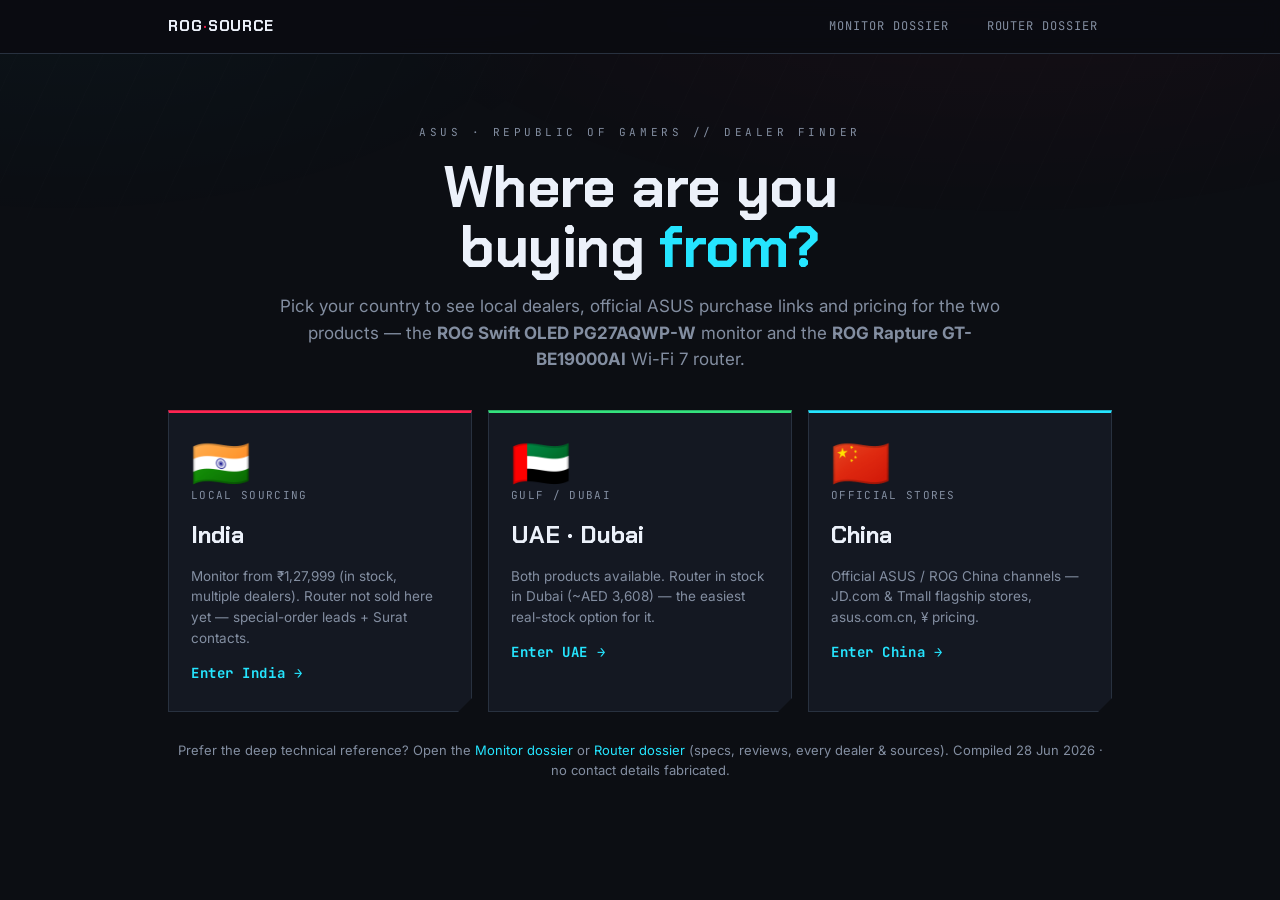
<file: index.html>
<!DOCTYPE html>
<html lang="en">
<head>
<meta charset="UTF-8" />
<meta name="viewport" content="width=device-width, initial-scale=1.0" />
<title>ROG·SOURCE — Choose your country (India / UAE / China)</title>
<meta name="description" content="Pick your country to see ASUS ROG dealers, official purchase links and pricing for the PG27AQWP-W monitor and GT-BE19000AI Wi-Fi 7 router." />
<link rel="stylesheet" href="styles.css" />
</head>
<body>

<div class="topbar">
  <div class="wrap">
    <span class="brand">ROG<span>·</span>SOURCE</span>
    <a class="tab" href="monitor.html">Monitor dossier</a>
    <a class="tab" href="router.html">Router dossier</a>
  </div>
</div>

<header class="cp-hero">
  <div class="wrap">
    <span class="eyebrow">ASUS · Republic of Gamers // dealer finder</span>
    <h1>Where are you buying <span class="slash">from?</span></h1>
    <p class="sub">Pick your country to see local dealers, official ASUS purchase links and pricing for the two products — the <strong>ROG Swift OLED PG27AQWP-W</strong> monitor and the <strong>ROG Rapture GT-BE19000AI</strong> Wi-Fi 7 router.</p>

    <div class="cp-grid">
      <a class="cp-card india" href="india.html">
        <div class="flag">🇮🇳</div>
        <div class="ctag">Local sourcing</div>
        <div class="cname">India</div>
        <div class="csub">Monitor from ₹1,27,999 (in stock, multiple dealers). Router not sold here yet — special-order leads + Surat contacts.</div>
        <div class="enter">Enter India →</div>
      </a>

      <a class="cp-card uae" href="uae.html">
        <div class="flag">🇦🇪</div>
        <div class="ctag">Gulf / Dubai</div>
        <div class="cname">UAE · Dubai</div>
        <div class="csub">Both products available. Router in stock in Dubai (~AED 3,608) — the easiest real-stock option for it.</div>
        <div class="enter">Enter UAE →</div>
      </a>

      <a class="cp-card china" href="china.html">
        <div class="flag">🇨🇳</div>
        <div class="ctag">Official stores</div>
        <div class="cname">China</div>
        <div class="csub">Official ASUS / ROG China channels — JD.com &amp; Tmall flagship stores, asus.com.cn, ¥ pricing.</div>
        <div class="enter">Enter China →</div>
      </a>
    </div>

    <p class="cp-foot">Prefer the deep technical reference? Open the <a href="monitor.html">Monitor dossier</a> or <a href="router.html">Router dossier</a> (specs, reviews, every dealer &amp; sources). Compiled 28 Jun 2026 · no contact details fabricated.</p>
  </div>
</header>

</body>
</html>
</file>
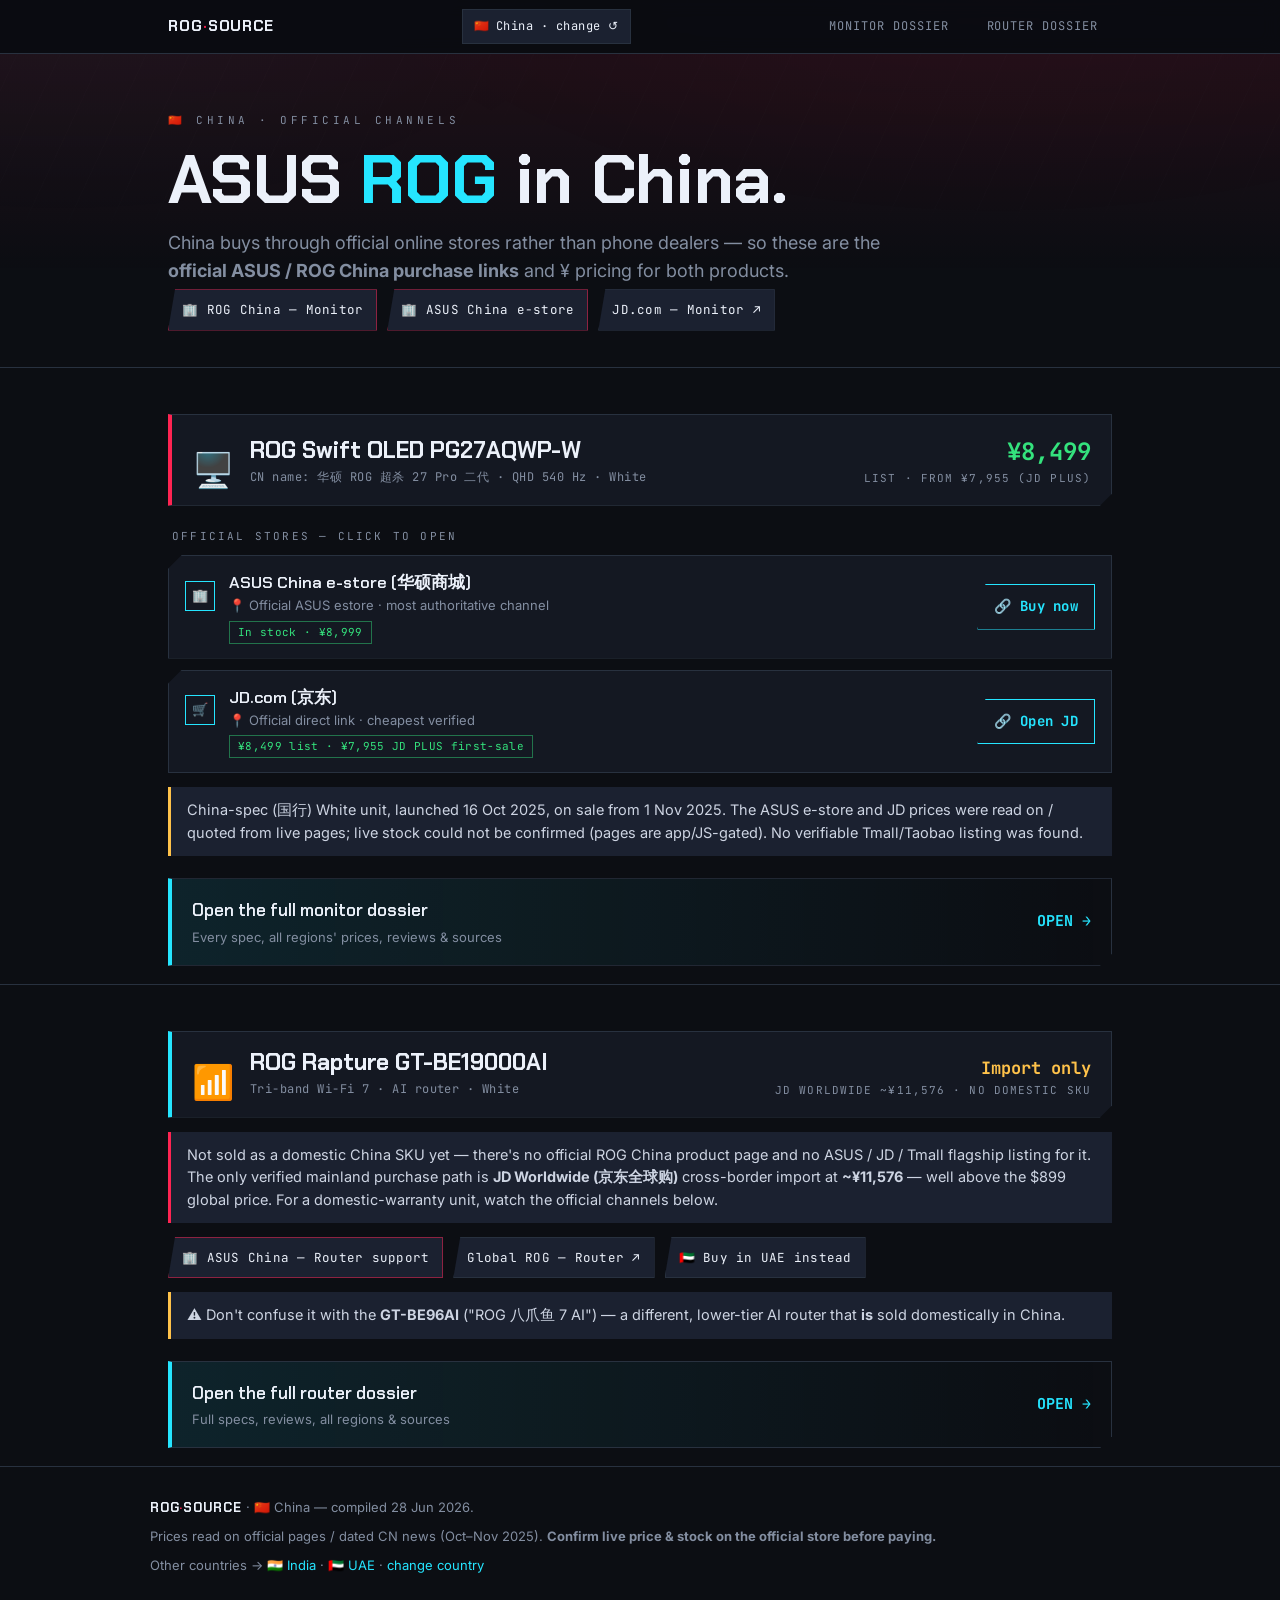
<file: china.html>
<!DOCTYPE html>
<html lang="en">
<head>
<meta charset="UTF-8" />
<meta name="viewport" content="width=device-width, initial-scale=1.0" />
<title>China — ASUS ROG Official Stores, Links & Pricing</title>
<meta name="description" content="ASUS ROG in China for the PG27AQWP-W monitor and GT-BE19000AI router — official ROG China / ASUS e-store / JD.com purchase links and ¥ pricing." />
<link rel="stylesheet" href="styles.css" />
</head>
<body>

<div class="topbar">
  <div class="wrap">
    <span class="brand">ROG<span>·</span>SOURCE</span>
    <a class="country" href="index.html"><span class="fl">🇨🇳</span>China · change ↺</a>
    <a class="tab" href="monitor.html">Monitor dossier</a>
    <a class="tab" href="router.html">Router dossier</a>
  </div>
</div>

<header class="lp-hero">
  <div class="wrap">
    <span class="eyebrow">🇨🇳 China · official channels</span>
    <h1>ASUS <span class="slash">ROG</span> in China.</h1>
    <p class="sub">China buys through official online stores rather than phone dealers — so these are the <strong>official ASUS / ROG China purchase links</strong> and ¥ pricing for both products.</p>
    <div class="lp-links">
      <a class="lp-linkbtn official" href="https://rog.asus.com.cn/monitors/27-to-31-5-inches/rog-swift-oled-pg27aqwp-w/" target="_blank" rel="noopener">🏢 ROG China — Monitor</a>
      <a class="lp-linkbtn official" href="https://www.asus.com.cn/store/goods/detail?productId=42261211744951" target="_blank" rel="noopener">🏢 ASUS China e-store</a>
      <a class="lp-linkbtn" href="https://u.jd.com/pO4mcwV" target="_blank" rel="noopener">JD.com — Monitor ↗</a>
    </div>
  </div>
</header>

<main>

  <!-- MONITOR -->
  <section class="lp-prod" id="monitor">
    <div class="wrap">
      <div class="lp-phead">
        <div class="ico">🖥️</div>
        <div class="who">
          <div class="nm">ROG Swift OLED PG27AQWP-W</div>
          <div class="ds">CN name: 华硕 ROG 超杀 27 Pro 二代 · QHD 540 Hz · White</div>
        </div>
        <div class="readout">
          <div class="big">¥8,499</div>
          <div class="lbl">list · from ¥7,955 (JD PLUS)</div>
        </div>
      </div>

      <div class="lp-listlabel">Official stores — click to open</div>

      <div class="lp-tag">
        <div class="lp-rank lead">🏢</div>
        <div class="lp-who">
          <div class="n">ASUS China e-store (华硕商城)</div>
          <div class="l">📍 Official ASUS estore · most authoritative channel</div>
          <span class="s ok">In stock · ¥8,999</span>
        </div>
        <a class="lp-call ghost" href="https://www.asus.com.cn/store/goods/detail?productId=42261211744951" target="_blank" rel="noopener">🔗 Buy now</a>
      </div>

      <div class="lp-tag">
        <div class="lp-rank lead">🛒</div>
        <div class="lp-who">
          <div class="n">JD.com (京东)</div>
          <div class="l">📍 Official direct link · cheapest verified</div>
          <span class="s ok">¥8,499 list · ¥7,955 JD PLUS first-sale</span>
        </div>
        <a class="lp-call ghost" href="https://u.jd.com/pO4mcwV" target="_blank" rel="noopener">🔗 Open JD</a>
      </div>

      <div class="note">China-spec (国行) White unit, launched 16 Oct 2025, on sale from 1 Nov 2025. The ASUS e-store and JD prices were read on / quoted from live pages; live stock could not be confirmed (pages are app/JS-gated). No verifiable Tmall/Taobao listing was found.</div>

      <a class="lp-dossier" href="monitor.html">
        <div class="t">Open the full monitor dossier
          <small>Every spec, all regions' prices, reviews &amp; sources</small></div>
        <div class="go">OPEN →</div>
      </a>
    </div>
  </section>

  <!-- ROUTER -->
  <section class="lp-prod" id="router">
    <div class="wrap">
      <div class="lp-phead router">
        <div class="ico">📶</div>
        <div class="who">
          <div class="nm">ROG Rapture GT-BE19000AI</div>
          <div class="ds">Tri-band Wi-Fi 7 · AI router · White</div>
        </div>
        <div class="readout">
          <div class="big warn">Import only</div>
          <div class="lbl">JD Worldwide ~¥11,576 · no domestic SKU</div>
        </div>
      </div>

      <div class="note bad">Not sold as a domestic China SKU yet — there's no official ROG China product page and no ASUS / JD / Tmall flagship listing for it. The only verified mainland purchase path is <b>JD Worldwide (京东全球购)</b> cross-border import at <b>~¥11,576</b> — well above the $899 global price. For a domestic-warranty unit, watch the official channels below.</div>

      <div class="lp-links">
        <a class="lp-linkbtn official" href="https://www.asus.com.cn/support/faq/1056064/" target="_blank" rel="noopener">🏢 ASUS China — Router support</a>
        <a class="lp-linkbtn" href="https://rog.asus.com/networking/rog-rapture-gt-be19000ai/" target="_blank" rel="noopener">Global ROG — Router ↗</a>
        <a class="lp-linkbtn" href="uae.html">🇦🇪 Buy in UAE instead</a>
      </div>

      <div class="note">⚠ Don't confuse it with the <b>GT-BE96AI</b> ("ROG 八爪鱼 7 AI") — a different, lower-tier AI router that <b>is</b> sold domestically in China.</div>

      <a class="lp-dossier" href="router.html">
        <div class="t">Open the full router dossier
          <small>Full specs, reviews, all regions &amp; sources</small></div>
        <div class="go">OPEN →</div>
      </a>
    </div>
  </section>

  <div class="wrap lp-foot">
    <p><span class="mark">ROG<span>·</span>SOURCE</span> · 🇨🇳 China — compiled 28 Jun 2026.</p>
    <p style="margin-top:8px">Prices read on official pages / dated CN news (Oct–Nov 2025). <strong>Confirm live price &amp; stock on the official store before paying.</strong></p>
    <p style="margin-top:8px">Other countries → <a href="india.html">🇮🇳 India</a> · <a href="uae.html">🇦🇪 UAE</a> · <a href="index.html">change country</a></p>
  </div>

</main>
</body>
</html>
</file>
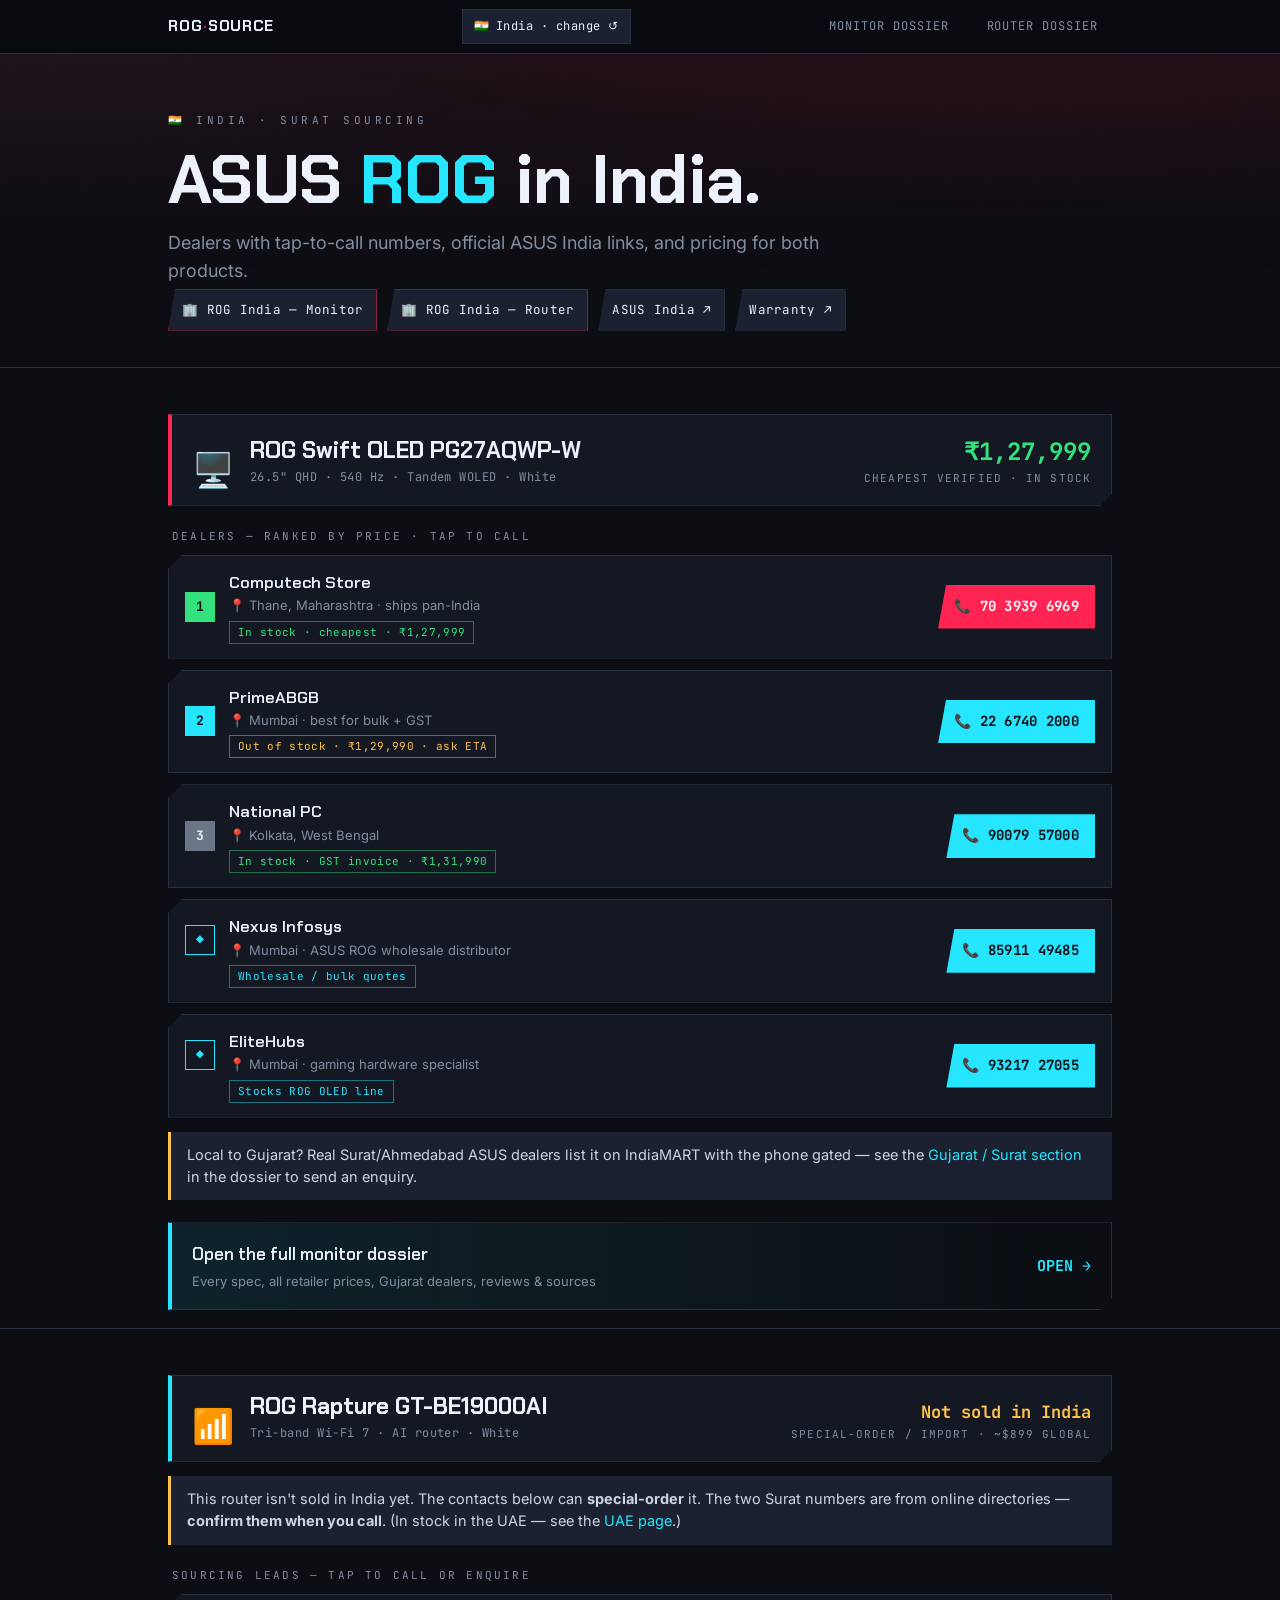
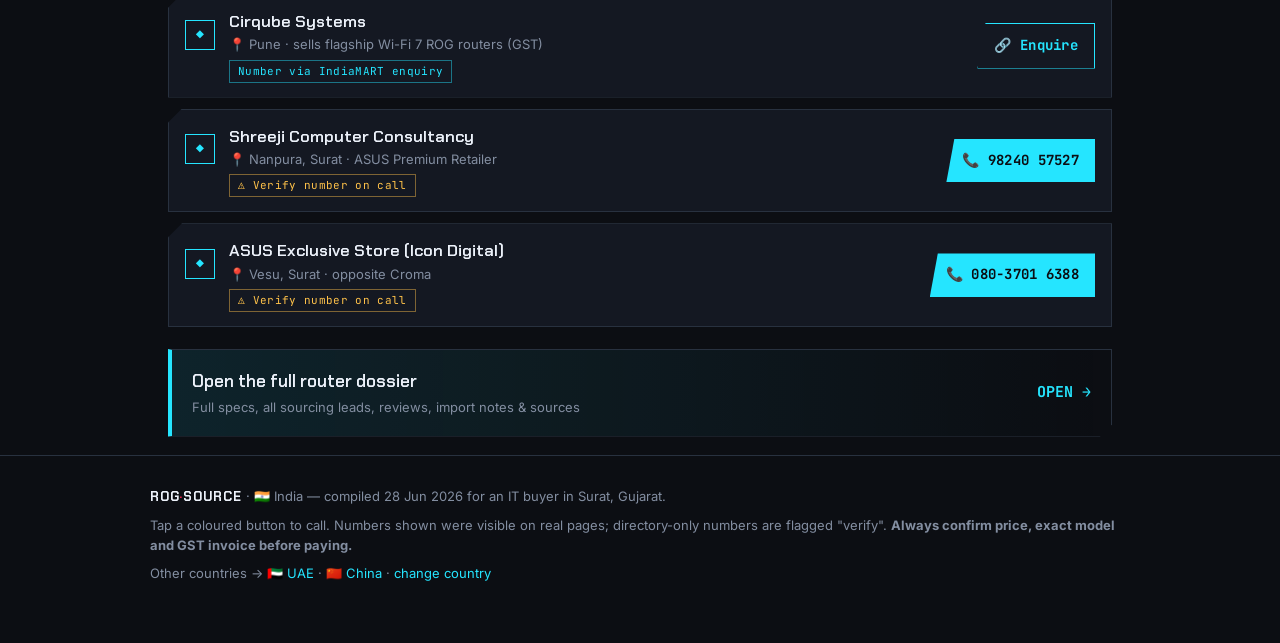
<file: india.html>
<!DOCTYPE html>
<html lang="en">
<head>
<meta charset="UTF-8" />
<meta name="viewport" content="width=device-width, initial-scale=1.0" />
<title>India — ASUS ROG Dealers, Official Links & Pricing</title>
<meta name="description" content="ASUS ROG dealers in India for the PG27AQWP-W monitor and GT-BE19000AI router — tap-to-call numbers, official ASUS India links and pricing." />
<link rel="stylesheet" href="styles.css" />
</head>
<body>

<div class="topbar">
  <div class="wrap">
    <span class="brand">ROG<span>·</span>SOURCE</span>
    <a class="country" href="index.html"><span class="fl">🇮🇳</span>India · change ↺</a>
    <a class="tab" href="monitor.html">Monitor dossier</a>
    <a class="tab" href="router.html">Router dossier</a>
  </div>
</div>

<header class="lp-hero">
  <div class="wrap">
    <span class="eyebrow">🇮🇳 India · Surat sourcing</span>
    <h1>ASUS <span class="slash">ROG</span> in India.</h1>
    <p class="sub">Dealers with tap-to-call numbers, official ASUS India links, and pricing for both products.</p>
    <div class="lp-links">
      <a class="lp-linkbtn official" href="https://rog.asus.com/in/monitors/27-to-31-5-inches/rog-swift-oled-pg27aqwp-w/" target="_blank" rel="noopener">🏢 ROG India — Monitor</a>
      <a class="lp-linkbtn official" href="https://rog.asus.com/in/articles/networking/meet-the-first-ai-gaming-router-the-rog-rapture-gt-be19000ai/" target="_blank" rel="noopener">🏢 ROG India — Router</a>
      <a class="lp-linkbtn" href="https://www.asus.com/in/" target="_blank" rel="noopener">ASUS India ↗</a>
      <a class="lp-linkbtn" href="https://www.asus.com/in/support/warranty/" target="_blank" rel="noopener">Warranty ↗</a>
    </div>
  </div>
</header>

<main>

  <!-- MONITOR -->
  <section class="lp-prod" id="monitor">
    <div class="wrap">
      <div class="lp-phead">
        <div class="ico">🖥️</div>
        <div class="who">
          <div class="nm">ROG Swift OLED PG27AQWP-W</div>
          <div class="ds">26.5" QHD · 540 Hz · Tandem WOLED · White</div>
        </div>
        <div class="readout">
          <div class="big">₹1,27,999</div>
          <div class="lbl">cheapest verified · in stock</div>
        </div>
      </div>

      <div class="lp-listlabel">Dealers — ranked by price · tap to call</div>

      <div class="lp-tag">
        <div class="lp-rank">1</div>
        <div class="lp-who">
          <div class="n">Computech Store</div>
          <div class="l">📍 Thane, Maharashtra · ships pan-India</div>
          <span class="s ok">In stock · cheapest · ₹1,27,999</span>
        </div>
        <a class="lp-call" href="tel:+917039396969">📞 70 3939 6969</a>
      </div>

      <div class="lp-tag">
        <div class="lp-rank r2">2</div>
        <div class="lp-who">
          <div class="n">PrimeABGB</div>
          <div class="l">📍 Mumbai · best for bulk + GST</div>
          <span class="s warn">Out of stock · ₹1,29,990 · ask ETA</span>
        </div>
        <a class="lp-call alt" href="tel:+912267402000">📞 22 6740 2000</a>
      </div>

      <div class="lp-tag">
        <div class="lp-rank r3">3</div>
        <div class="lp-who">
          <div class="n">National PC</div>
          <div class="l">📍 Kolkata, West Bengal</div>
          <span class="s ok">In stock · GST invoice · ₹1,31,990</span>
        </div>
        <a class="lp-call alt" href="tel:+919007957000">📞 90079 57000</a>
      </div>

      <div class="lp-tag">
        <div class="lp-rank lead">◆</div>
        <div class="lp-who">
          <div class="n">Nexus Infosys</div>
          <div class="l">📍 Mumbai · ASUS ROG wholesale distributor</div>
          <span class="s blue">Wholesale / bulk quotes</span>
        </div>
        <a class="lp-call alt" href="tel:+918591149485">📞 85911 49485</a>
      </div>

      <div class="lp-tag">
        <div class="lp-rank lead">◆</div>
        <div class="lp-who">
          <div class="n">EliteHubs</div>
          <div class="l">📍 Mumbai · gaming hardware specialist</div>
          <span class="s blue">Stocks ROG OLED line</span>
        </div>
        <a class="lp-call alt" href="tel:+919321727055">📞 93217 27055</a>
      </div>

      <div class="note">Local to Gujarat? Real Surat/Ahmedabad ASUS dealers list it on IndiaMART with the phone gated — see the <a href="monitor.html#gujarat">Gujarat / Surat section</a> in the dossier to send an enquiry.</div>

      <a class="lp-dossier" href="monitor.html">
        <div class="t">Open the full monitor dossier
          <small>Every spec, all retailer prices, Gujarat dealers, reviews &amp; sources</small></div>
        <div class="go">OPEN →</div>
      </a>
    </div>
  </section>

  <!-- ROUTER -->
  <section class="lp-prod" id="router">
    <div class="wrap">
      <div class="lp-phead router">
        <div class="ico">📶</div>
        <div class="who">
          <div class="nm">ROG Rapture GT-BE19000AI</div>
          <div class="ds">Tri-band Wi-Fi 7 · AI router · White</div>
        </div>
        <div class="readout">
          <div class="big warn">Not sold in India</div>
          <div class="lbl">special-order / import · ~$899 global</div>
        </div>
      </div>

      <div class="note">This router isn't sold in India yet. The contacts below can <b>special-order</b> it. The two Surat numbers are from online directories — <b>confirm them when you call</b>. (In stock in the UAE — see the <a href="uae.html">UAE page</a>.)</div>

      <div class="lp-listlabel">Sourcing leads — tap to call or enquire</div>

      <div class="lp-tag">
        <div class="lp-rank lead">◆</div>
        <div class="lp-who">
          <div class="n">Cirqube Systems</div>
          <div class="l">📍 Pune · sells flagship Wi-Fi 7 ROG routers (GST)</div>
          <span class="s blue">Number via IndiaMART enquiry</span>
        </div>
        <a class="lp-call ghost" href="https://www.indiamart.com/proddetail/asus-rog-rapture-gt-be98-pro-wireless-quad-band-multi-gig-gaming-router-2857910238491.html" target="_blank" rel="noopener">🔗 Enquire</a>
      </div>

      <div class="lp-tag">
        <div class="lp-rank lead">◆</div>
        <div class="lp-who">
          <div class="n">Shreeji Computer Consultancy</div>
          <div class="l">📍 Nanpura, Surat · ASUS Premium Retailer</div>
          <span class="s warn">⚠ Verify number on call</span>
        </div>
        <a class="lp-call alt" href="tel:+919824057527">📞 98240 57527</a>
      </div>

      <div class="lp-tag">
        <div class="lp-rank lead">◆</div>
        <div class="lp-who">
          <div class="n">ASUS Exclusive Store (Icon Digital)</div>
          <div class="l">📍 Vesu, Surat · opposite Croma</div>
          <span class="s warn">⚠ Verify number on call</span>
        </div>
        <a class="lp-call alt" href="tel:+918037016388">📞 080-3701 6388</a>
      </div>

      <a class="lp-dossier" href="router.html">
        <div class="t">Open the full router dossier
          <small>Full specs, all sourcing leads, reviews, import notes &amp; sources</small></div>
        <div class="go">OPEN →</div>
      </a>
    </div>
  </section>

  <div class="wrap lp-foot">
    <p><span class="mark">ROG<span>·</span>SOURCE</span> · 🇮🇳 India — compiled 28 Jun 2026 for an IT buyer in Surat, Gujarat.</p>
    <p style="margin-top:8px">Tap a coloured button to call. Numbers shown were visible on real pages; directory-only numbers are flagged "verify". <strong>Always confirm price, exact model and GST invoice before paying.</strong></p>
    <p style="margin-top:8px">Other countries → <a href="uae.html">🇦🇪 UAE</a> · <a href="china.html">🇨🇳 China</a> · <a href="index.html">change country</a></p>
  </div>

</main>
</body>
</html>
</file>
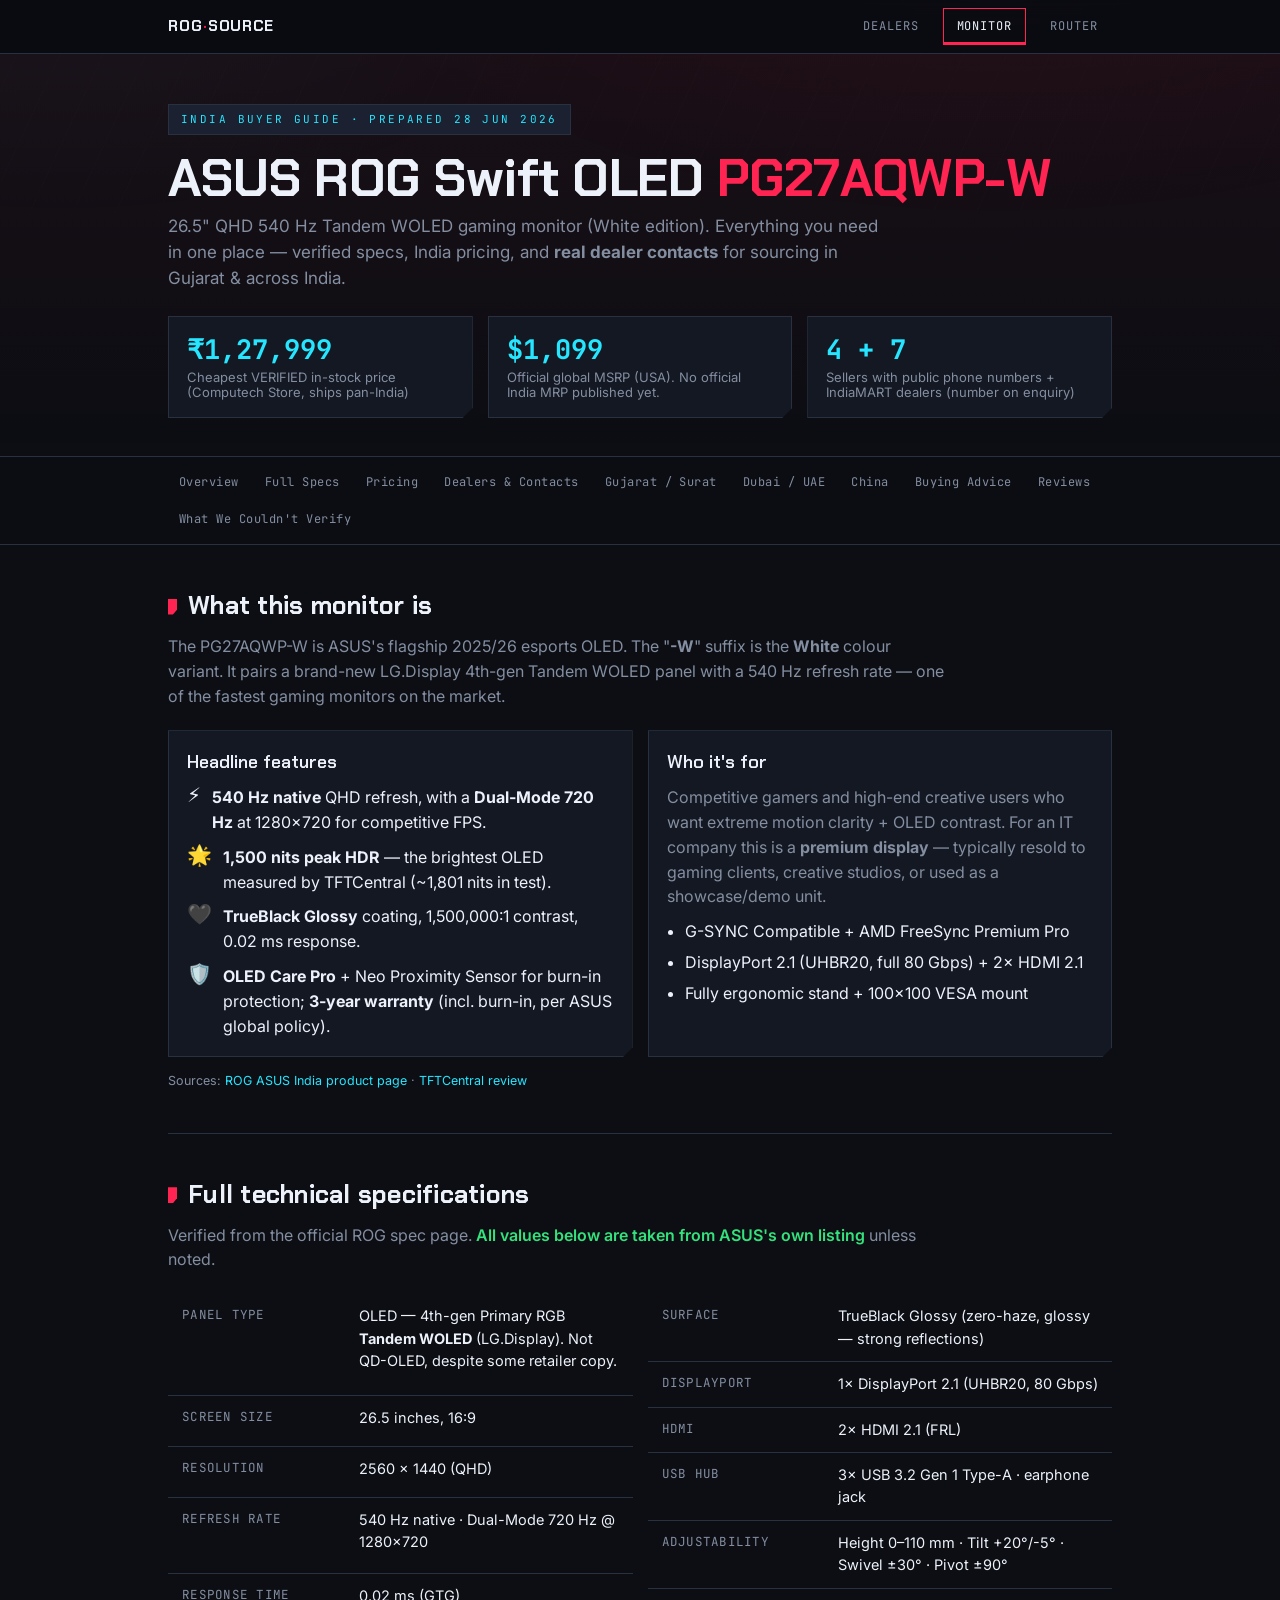
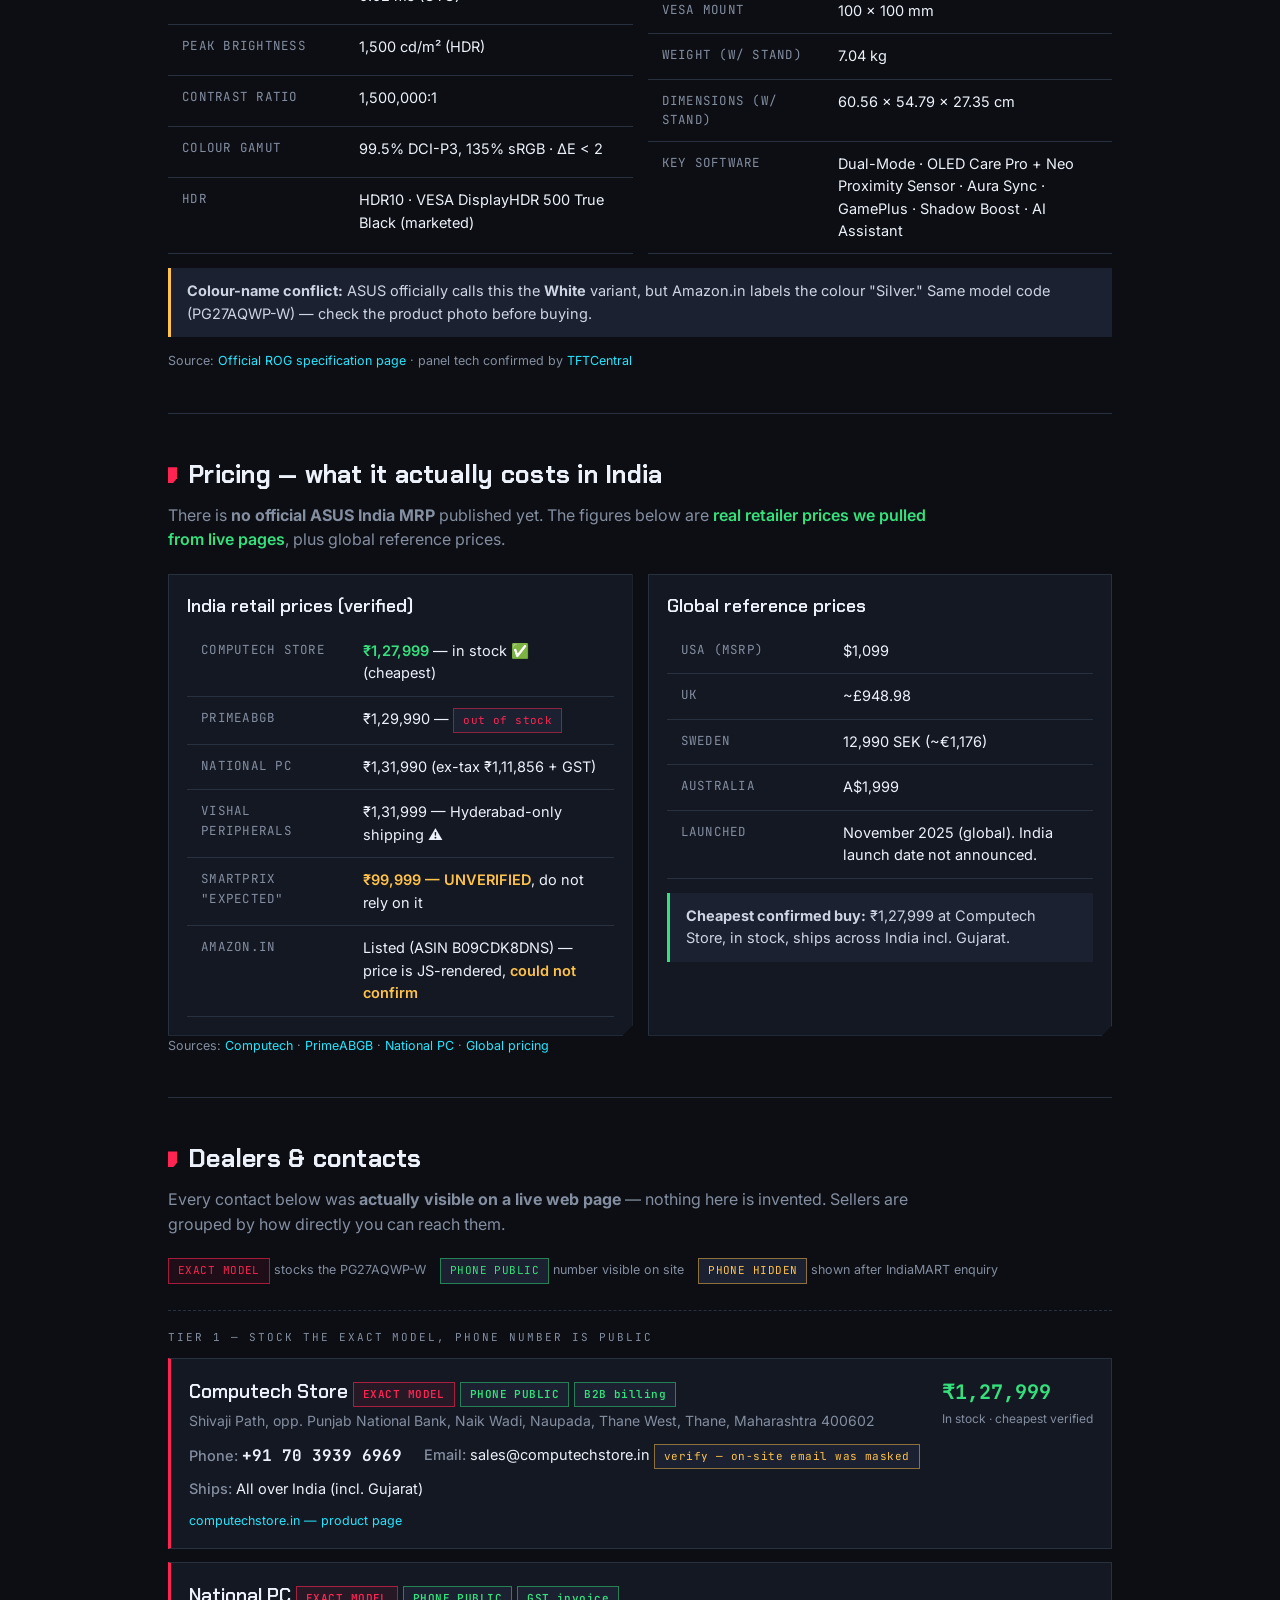
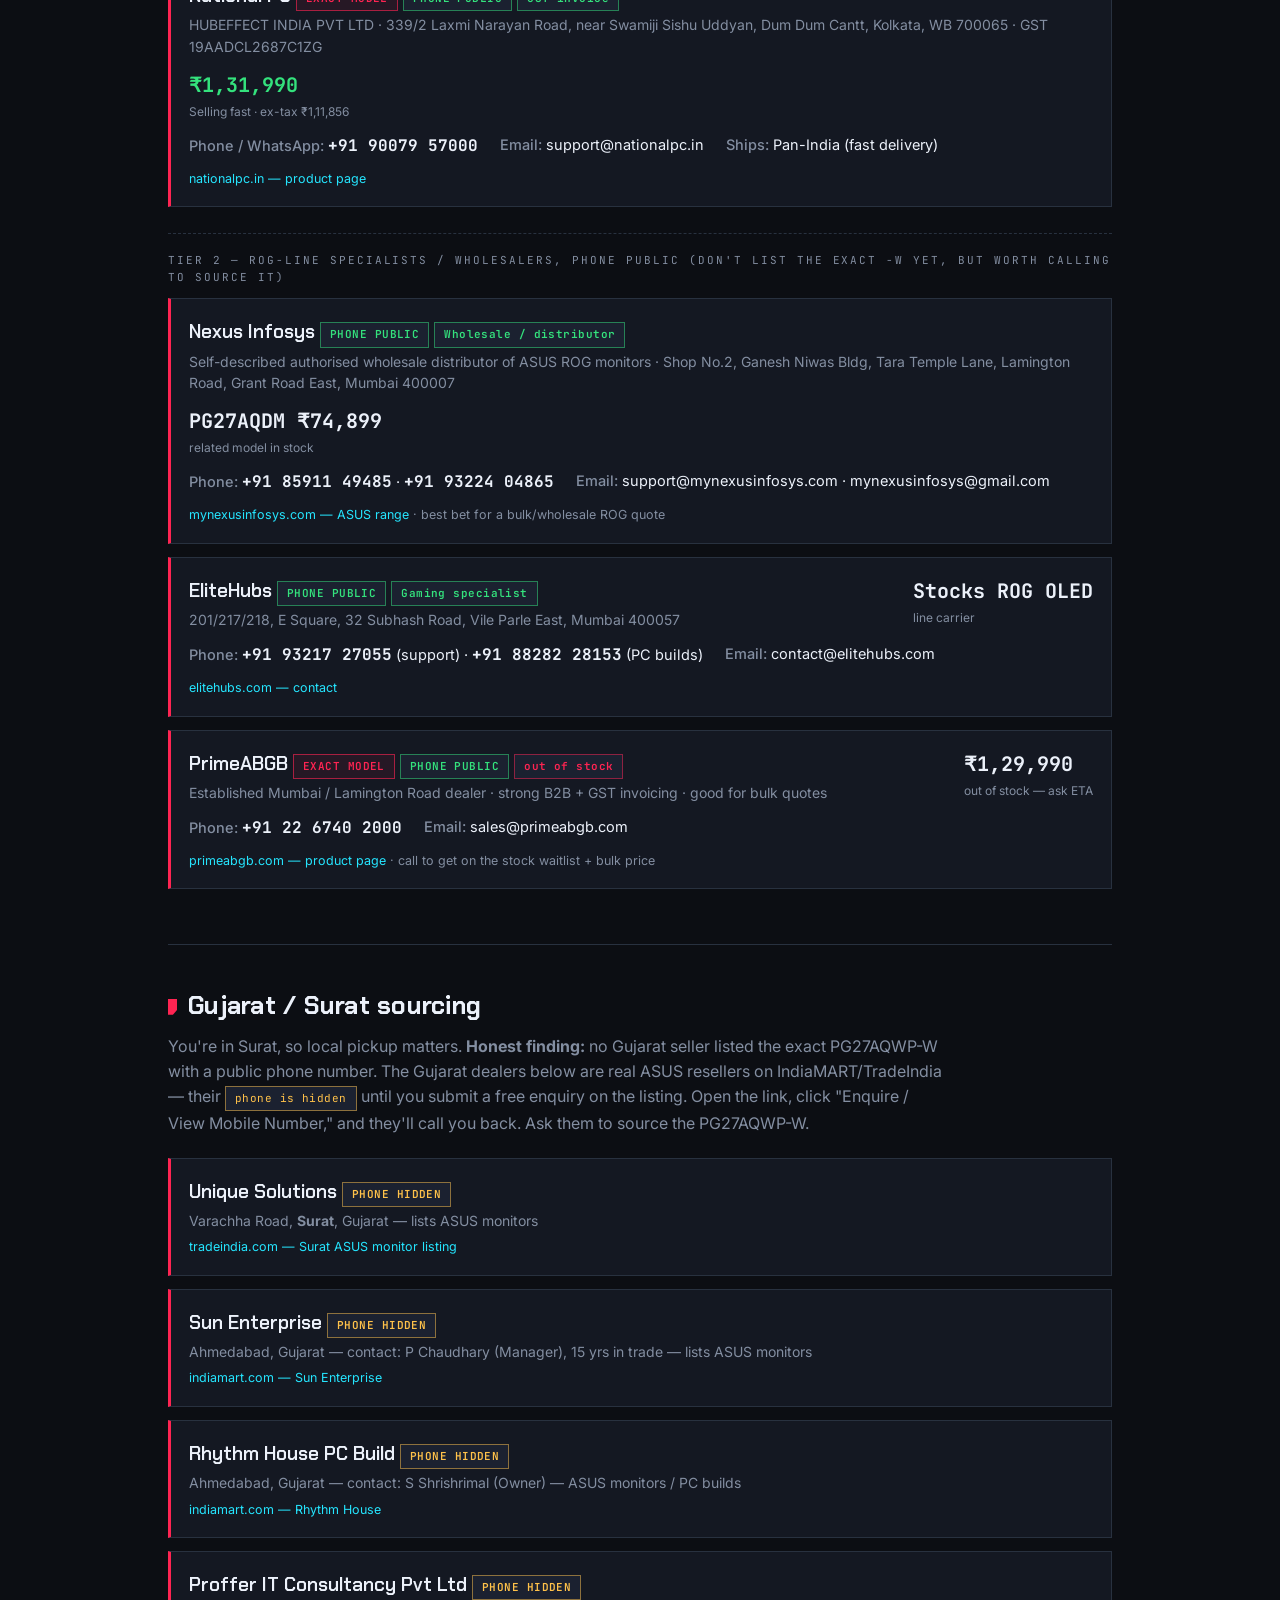
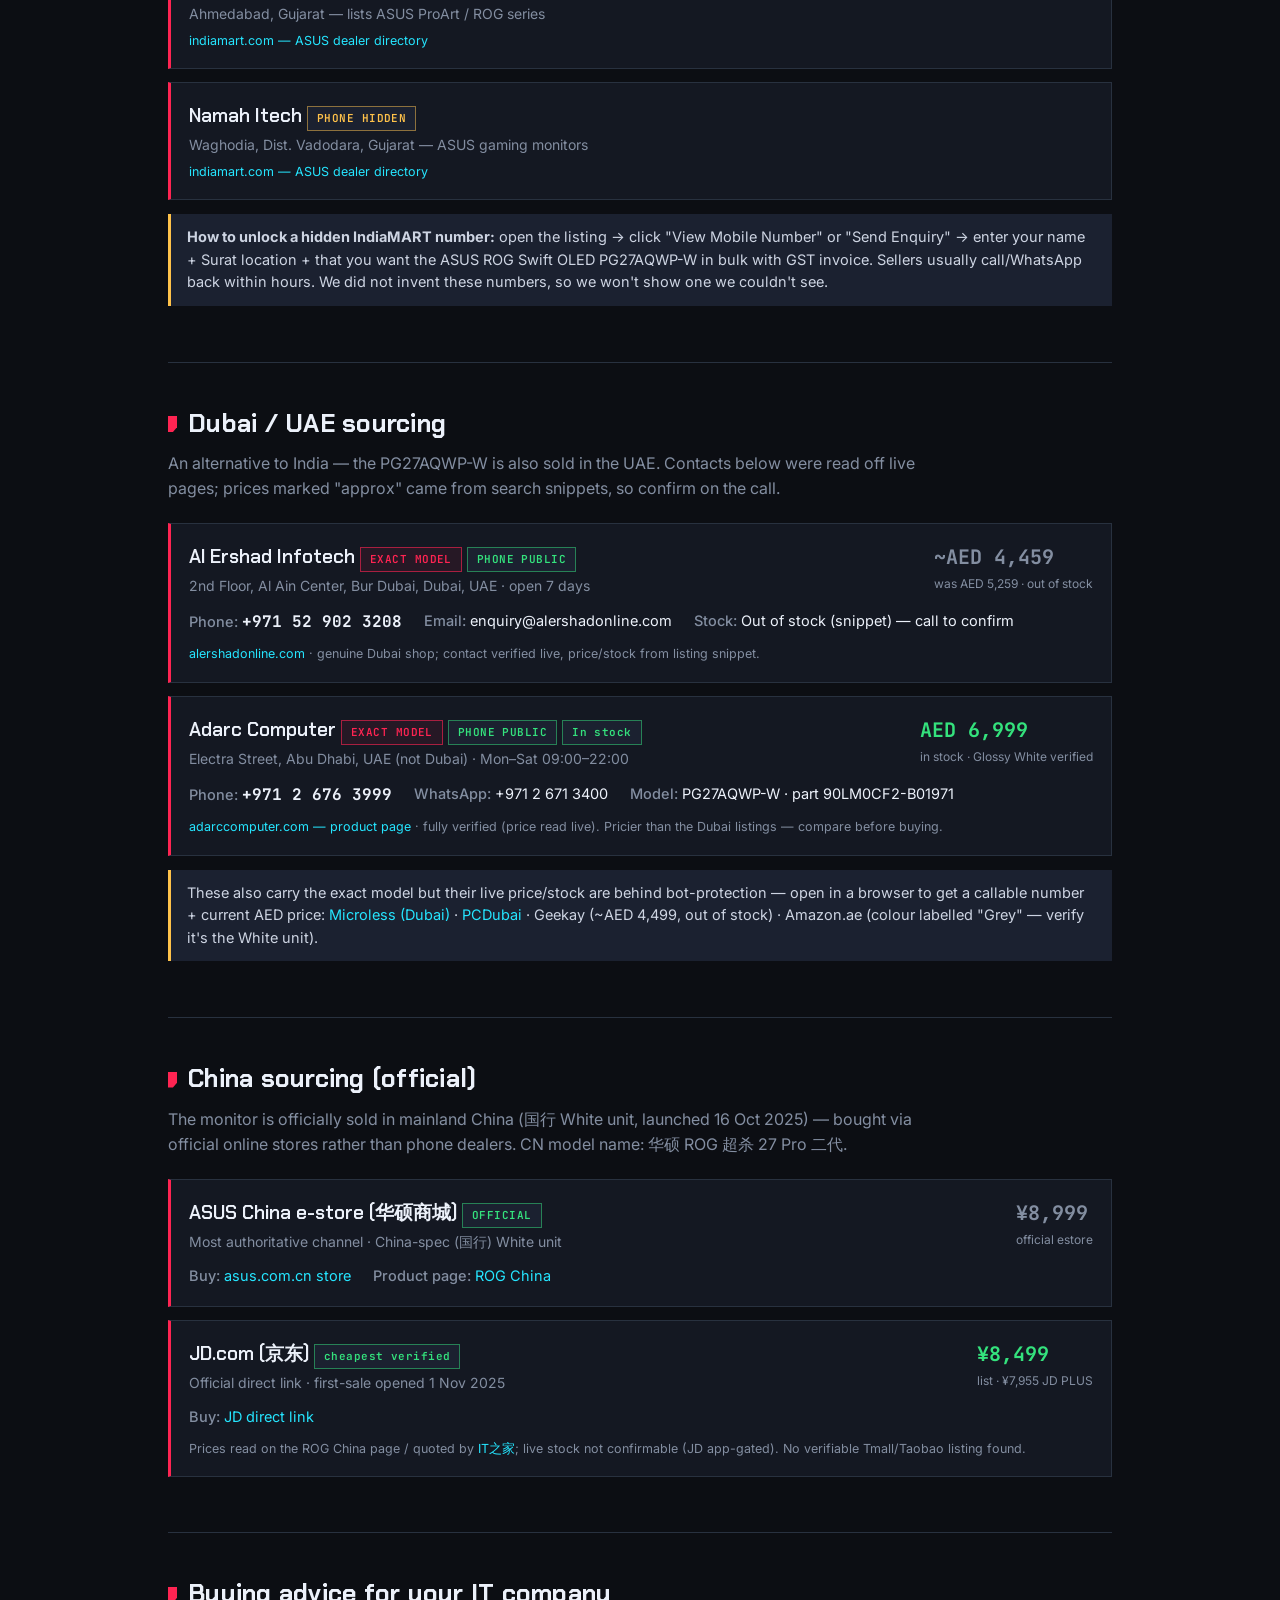
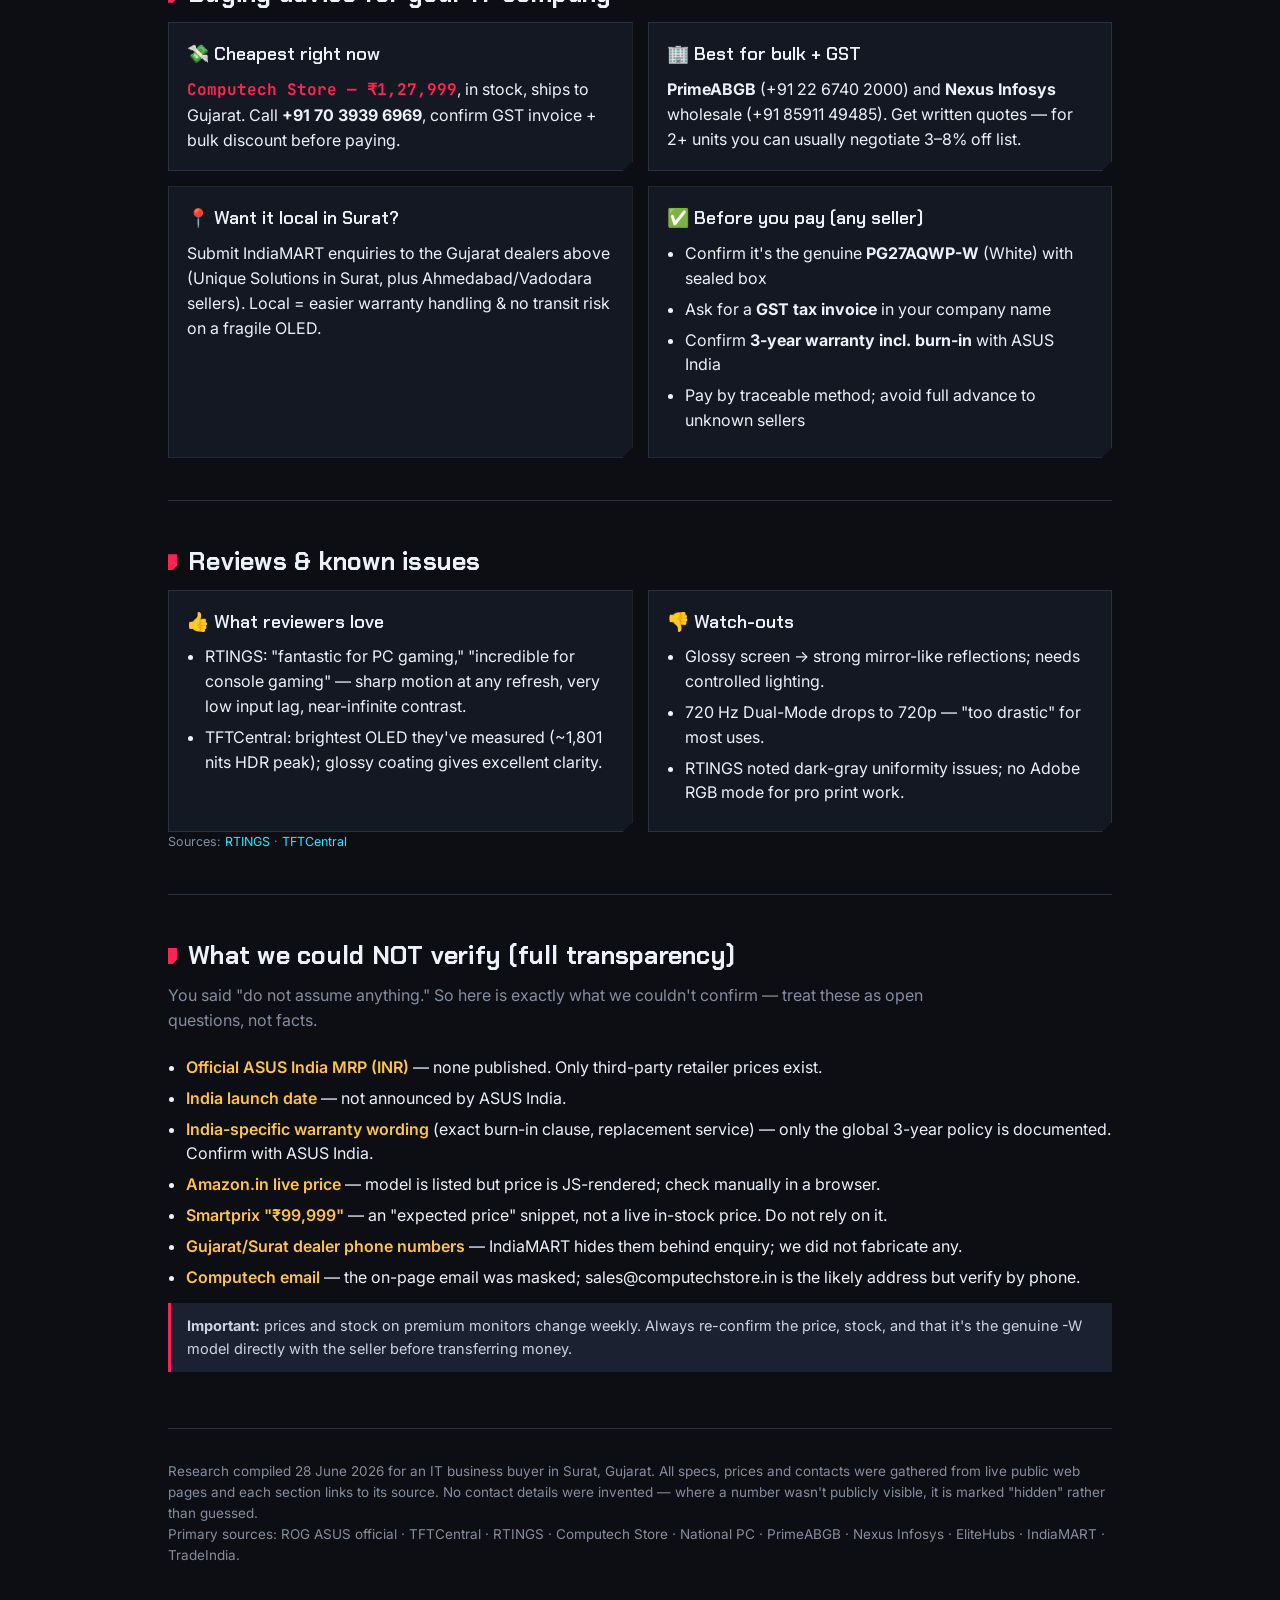
<file: monitor.html>
<!DOCTYPE html>
<html lang="en">
<head>
<meta charset="UTF-8" />
<meta name="viewport" content="width=device-width, initial-scale=1.0" />
<title>ASUS ROG Swift OLED PG27AQWP-W — India Buyer Guide & Dealer List</title>
<meta name="description" content="Verified specs, India pricing and real dealer contacts for the ASUS ROG Swift OLED PG27AQWP-W. Built for an IT buyer in Surat, Gujarat." />
<link rel="stylesheet" href="styles.css" />
</head>
<body>

<div class="topbar">
  <div class="wrap">
    <span class="brand">ROG<span>·</span>SOURCE</span>
    <a class="tab" href="index.html">Dealers</a>
    <a class="tab active" href="monitor.html">Monitor</a>
    <a class="tab" href="router.html">Router</a>
  </div>
</div>

<header class="hero">
  <div class="wrap">
    <span class="badge">India Buyer Guide · prepared 28 Jun 2026</span>
    <h1>ASUS ROG Swift OLED <span>PG27AQWP-W</span></h1>
    <p class="sub">26.5" QHD 540 Hz Tandem WOLED gaming monitor (White edition). Everything you need in one place — verified specs, India pricing, and <strong>real dealer contacts</strong> for sourcing in Gujarat &amp; across India.</p>
    <div class="grid g3" style="margin-top:24px">
      <div class="card"><div class="kpi">₹1,27,999<small>Cheapest VERIFIED in-stock price (Computech Store, ships pan-India)</small></div></div>
      <div class="card"><div class="kpi">$1,099<small>Official global MSRP (USA). No official India MRP published yet.</small></div></div>
      <div class="card"><div class="kpi">4 + 7<small>Sellers with public phone numbers + IndiaMART dealers (number on enquiry)</small></div></div>
    </div>
  </div>
</header>

<nav class="sticky">
  <div class="wrap">
    <a href="#overview">Overview</a>
    <a href="#specs">Full Specs</a>
    <a href="#price">Pricing</a>
    <a href="#dealers">Dealers &amp; Contacts</a>
    <a href="#gujarat">Gujarat / Surat</a>
    <a href="#uae">Dubai / UAE</a>
    <a href="#china">China</a>
    <a href="#advice">Buying Advice</a>
    <a href="#reviews">Reviews</a>
    <a href="#honesty">What We Couldn't Verify</a>
  </div>
</nav>

<main class="wrap">

<!-- OVERVIEW -->
<section id="overview">
  <h2><span class="dot"></span>What this monitor is</h2>
  <p class="lead">The PG27AQWP-W is ASUS's flagship 2025/26 esports OLED. The "<strong>-W</strong>" suffix is the <strong>White</strong> colour variant. It pairs a brand-new LG.Display 4th-gen Tandem WOLED panel with a 540 Hz refresh rate — one of the fastest gaming monitors on the market.</p>
  <div class="grid g2">
    <div class="card">
      <h3>Headline features</h3>
      <div class="feat"><span class="ic">⚡</span><div><b>540 Hz native</b> QHD refresh, with a <b>Dual-Mode 720 Hz</b> at 1280×720 for competitive FPS.</div></div>
      <div class="feat" style="margin-top:10px"><span class="ic">🌟</span><div><b>1,500 nits peak HDR</b> — the brightest OLED measured by TFTCentral (~1,801 nits in test).</div></div>
      <div class="feat" style="margin-top:10px"><span class="ic">🖤</span><div><b>TrueBlack Glossy</b> coating, 1,500,000:1 contrast, 0.02 ms response.</div></div>
      <div class="feat" style="margin-top:10px"><span class="ic">🛡️</span><div><b>OLED Care Pro</b> + Neo Proximity Sensor for burn-in protection; <b>3-year warranty</b> (incl. burn-in, per ASUS global policy).</div></div>
    </div>
    <div class="card">
      <h3>Who it's for</h3>
      <p class="lead" style="margin-bottom:10px">Competitive gamers and high-end creative users who want extreme motion clarity + OLED contrast. For an IT company this is a <strong>premium display</strong> — typically resold to gaming clients, creative studios, or used as a showcase/demo unit.</p>
      <ul class="clean">
        <li>G-SYNC Compatible + AMD FreeSync Premium Pro</li>
        <li>DisplayPort 2.1 (UHBR20, full 80 Gbps) + 2× HDMI 2.1</li>
        <li>Fully ergonomic stand + 100×100 VESA mount</li>
      </ul>
    </div>
  </div>
  <p class="src" style="margin-top:14px">Sources: <a href="https://rog.asus.com/in/monitors/27-to-31-5-inches/rog-swift-oled-pg27aqwp-w/" target="_blank" rel="noopener">ROG ASUS India product page</a> · <a href="https://tftcentral.co.uk/reviews/asus-rog-swift-pg27aqwp-w" target="_blank" rel="noopener">TFTCentral review</a></p>
</section>

<!-- SPECS -->
<section id="specs">
  <h2><span class="dot"></span>Full technical specifications</h2>
  <p class="lead">Verified from the official ROG spec page. <span class="verified">All values below are taken from ASUS's own listing</span> unless noted.</p>
  <div class="grid g2">
    <table class="spec">
      <tr><td>Panel type</td><td>OLED — 4th-gen Primary RGB <b>Tandem WOLED</b> (LG.Display). Not QD-OLED, despite some retailer copy.</td></tr>
      <tr><td>Screen size</td><td>26.5 inches, 16:9</td></tr>
      <tr><td>Resolution</td><td>2560 × 1440 (QHD)</td></tr>
      <tr><td>Refresh rate</td><td>540 Hz native · Dual-Mode 720 Hz @ 1280×720</td></tr>
      <tr><td>Response time</td><td>0.02 ms (GTG)</td></tr>
      <tr><td>Peak brightness</td><td>1,500 cd/m² (HDR)</td></tr>
      <tr><td>Contrast ratio</td><td>1,500,000:1</td></tr>
      <tr><td>Colour gamut</td><td>99.5% DCI-P3, 135% sRGB · ΔE &lt; 2</td></tr>
      <tr><td>HDR</td><td>HDR10 · VESA DisplayHDR 500 True Black (marketed)</td></tr>
    </table>
    <table class="spec">
      <tr><td>Surface</td><td>TrueBlack Glossy (zero-haze, glossy — strong reflections)</td></tr>
      <tr><td>DisplayPort</td><td>1× DisplayPort 2.1 (UHBR20, 80 Gbps)</td></tr>
      <tr><td>HDMI</td><td>2× HDMI 2.1 (FRL)</td></tr>
      <tr><td>USB hub</td><td>3× USB 3.2 Gen 1 Type-A · earphone jack</td></tr>
      <tr><td>Adjustability</td><td>Height 0–110 mm · Tilt +20°/-5° · Swivel ±30° · Pivot ±90°</td></tr>
      <tr><td>VESA mount</td><td>100 × 100 mm</td></tr>
      <tr><td>Weight (w/ stand)</td><td>7.04 kg</td></tr>
      <tr><td>Dimensions (w/ stand)</td><td>60.56 × 54.79 × 27.35 cm</td></tr>
      <tr><td>Key software</td><td>Dual-Mode · OLED Care Pro + Neo Proximity Sensor · Aura Sync · GamePlus · Shadow Boost · AI Assistant</td></tr>
    </table>
  </div>
  <div class="note"><strong>Colour-name conflict:</strong> ASUS officially calls this the <b>White</b> variant, but Amazon.in labels the colour "Silver." Same model code (PG27AQWP-W) — check the product photo before buying.</div>
  <p class="src">Source: <a href="https://rog.asus.com/monitors/27-to-31-5-inches/rog-swift-oled-pg27aqwp-w/spec/" target="_blank" rel="noopener">Official ROG specification page</a> · panel tech confirmed by <a href="https://tftcentral.co.uk/reviews/asus-rog-swift-pg27aqwp-w" target="_blank" rel="noopener">TFTCentral</a></p>
</section>

<!-- PRICING -->
<section id="price">
  <h2><span class="dot"></span>Pricing — what it actually costs in India</h2>
  <p class="lead">There is <strong>no official ASUS India MRP</strong> published yet. The figures below are <span class="verified">real retailer prices we pulled from live pages</span>, plus global reference prices.</p>
  <div class="grid g2">
    <div class="card">
      <h3>India retail prices (verified)</h3>
      <table class="spec">
        <tr><td>Computech Store</td><td><b class="verified">₹1,27,999</b> — in stock ✅ (cheapest)</td></tr>
        <tr><td>PrimeABGB</td><td>₹1,29,990 — <span class="chip no">out of stock</span></td></tr>
        <tr><td>National PC</td><td>₹1,31,990 (ex-tax ₹1,11,856 + GST)</td></tr>
        <tr><td>Vishal Peripherals</td><td>₹1,31,999 — Hyderabad-only shipping ⚠️</td></tr>
        <tr><td>Smartprix "expected"</td><td><span class="unverified">₹99,999 — UNVERIFIED</span>, do not rely on it</td></tr>
        <tr><td>Amazon.in</td><td>Listed (ASIN B09CDK8DNS) — price is JS-rendered, <span class="unverified">could not confirm</span></td></tr>
      </table>
    </div>
    <div class="card">
      <h3>Global reference prices</h3>
      <table class="spec">
        <tr><td>USA (MSRP)</td><td>$1,099</td></tr>
        <tr><td>UK</td><td>~£948.98</td></tr>
        <tr><td>Sweden</td><td>12,990 SEK (~€1,176)</td></tr>
        <tr><td>Australia</td><td>A$1,999</td></tr>
        <tr><td>Launched</td><td>November 2025 (global). India launch date not announced.</td></tr>
      </table>
      <div class="note good" style="margin-bottom:0"><strong>Cheapest confirmed buy:</strong> ₹1,27,999 at Computech Store, in stock, ships across India incl. Gujarat.</div>
    </div>
  </div>
  <p class="src">Sources: <a href="https://computechstore.in/product/asus-rog-swift-qhd-oled-pg27aqwp-w-gaming-monitor/" target="_blank" rel="noopener">Computech</a> · <a href="https://www.primeabgb.com/online-price-reviews-india/asus-pg27aqwp-w-oled-26-5-inch-540hz-rog-swift-monitor/" target="_blank" rel="noopener">PrimeABGB</a> · <a href="https://nationalpc.in/monitors/asus-rog-swift-oled-pg27aqwp-w" target="_blank" rel="noopener">National PC</a> · <a href="https://videocardz.com/newz/asus-rog-swift-pg27aqwp-w-preorders-go-live-at-1099-540hz-qhd-oled-with-720hz-dual-mode" target="_blank" rel="noopener">Global pricing</a></p>
</section>

<!-- DEALERS -->
<section id="dealers">
  <h2><span class="dot"></span>Dealers &amp; contacts</h2>
  <p class="lead">Every contact below was <strong>actually visible on a live web page</strong> — nothing here is invented. Sellers are grouped by how directly you can reach them.</p>
  <div class="pill-legend">
    <span><span class="chip star">EXACT MODEL</span> stocks the PG27AQWP-W</span>
    <span><span class="chip ok">PHONE PUBLIC</span> number visible on site</span>
    <span><span class="chip warn">PHONE HIDDEN</span> shown after IndiaMART enquiry</span>
  </div>

  <p class="tag">Tier 1 — Stock the EXACT model, phone number is public</p>

  <div class="dealer">
    <div class="top">
      <div>
        <h3>Computech Store <span class="chip star">EXACT MODEL</span> <span class="chip ok">PHONE PUBLIC</span> <span class="chip ok">B2B billing</span></h3>
        <p class="meta">Shivaji Path, opp. Punjab National Bank, Naik Wadi, Naupada, Thane West, Thane, Maharashtra 400602</p>
      </div>
      <div class="price">₹1,27,999<small>In stock · cheapest verified</small></div>
    </div>
    <div class="row">
      <span><b>Phone:</b> <span class="tel">+91 70 3939 6969</span></span>
      <span><b>Email:</b> sales@computechstore.in <span class="chip warn">verify — on-site email was masked</span></span>
      <span><b>Ships:</b> All over India (incl. Gujarat)</span>
    </div>
    <p class="src" style="margin-top:10px"><a href="https://computechstore.in/product/asus-rog-swift-qhd-oled-pg27aqwp-w-gaming-monitor/" target="_blank" rel="noopener">computechstore.in — product page</a></p>
  </div>

  <div class="dealer">
    <div class="top">
      <div>
        <h3>National PC <span class="chip star">EXACT MODEL</span> <span class="chip ok">PHONE PUBLIC</span> <span class="chip ok">GST invoice</span></h3>
        <p class="meta">HUBEFFECT INDIA PVT LTD · 339/2 Laxmi Narayan Road, near Swamiji Sishu Uddyan, Dum Dum Cantt, Kolkata, WB 700065 · GST 19AADCL2687C1ZG</p>
      </div>
      <div class="price">₹1,31,990<small>Selling fast · ex-tax ₹1,11,856</small></div>
    </div>
    <div class="row">
      <span><b>Phone / WhatsApp:</b> <span class="tel">+91 90079 57000</span></span>
      <span><b>Email:</b> support@nationalpc.in</span>
      <span><b>Ships:</b> Pan-India (fast delivery)</span>
    </div>
    <p class="src" style="margin-top:10px"><a href="https://nationalpc.in/monitors/asus-rog-swift-oled-pg27aqwp-w" target="_blank" rel="noopener">nationalpc.in — product page</a></p>
  </div>

  <p class="tag">Tier 2 — ROG-line specialists / wholesalers, phone public (don't list the exact -W yet, but worth calling to source it)</p>

  <div class="dealer">
    <div class="top">
      <div>
        <h3>Nexus Infosys <span class="chip ok">PHONE PUBLIC</span> <span class="chip ok">Wholesale / distributor</span></h3>
        <p class="meta">Self-described authorised wholesale distributor of ASUS ROG monitors · Shop No.2, Ganesh Niwas Bldg, Tara Temple Lane, Lamington Road, Grant Road East, Mumbai 400007</p>
      </div>
      <div class="price" style="color:var(--muted)">PG27AQDM ₹74,899<small>related model in stock</small></div>
    </div>
    <div class="row">
      <span><b>Phone:</b> <span class="tel">+91 85911 49485</span> · <span class="tel">+91 93224 04865</span></span>
      <span><b>Email:</b> support@mynexusinfosys.com · mynexusinfosys@gmail.com</span>
    </div>
    <p class="src" style="margin-top:10px"><a href="https://www.mynexusinfosys.com/brand/asus/" target="_blank" rel="noopener">mynexusinfosys.com — ASUS range</a> · best bet for a bulk/wholesale ROG quote</p>
  </div>

  <div class="dealer">
    <div class="top">
      <div>
        <h3>EliteHubs <span class="chip ok">PHONE PUBLIC</span> <span class="chip ok">Gaming specialist</span></h3>
        <p class="meta">201/217/218, E Square, 32 Subhash Road, Vile Parle East, Mumbai 400057</p>
      </div>
      <div class="price" style="color:var(--muted)">Stocks ROG OLED<small>line carrier</small></div>
    </div>
    <div class="row">
      <span><b>Phone:</b> <span class="tel">+91 93217 27055</span> (support) · <span class="tel">+91 88282 28153</span> (PC builds)</span>
      <span><b>Email:</b> contact@elitehubs.com</span>
    </div>
    <p class="src" style="margin-top:10px"><a href="https://elitehubs.com/pages/contact" target="_blank" rel="noopener">elitehubs.com — contact</a></p>
  </div>

  <div class="dealer">
    <div class="top">
      <div>
        <h3>PrimeABGB <span class="chip star">EXACT MODEL</span> <span class="chip ok">PHONE PUBLIC</span> <span class="chip no">out of stock</span></h3>
        <p class="meta">Established Mumbai / Lamington Road dealer · strong B2B + GST invoicing · good for bulk quotes</p>
      </div>
      <div class="price" style="color:var(--muted)">₹1,29,990<small>out of stock — ask ETA</small></div>
    </div>
    <div class="row">
      <span><b>Phone:</b> <span class="tel">+91 22 6740 2000</span></span>
      <span><b>Email:</b> sales@primeabgb.com</span>
    </div>
    <p class="src" style="margin-top:10px"><a href="https://www.primeabgb.com/online-price-reviews-india/asus-pg27aqwp-w-oled-26-5-inch-540hz-rog-swift-monitor/" target="_blank" rel="noopener">primeabgb.com — product page</a> · call to get on the stock waitlist + bulk price</p>
  </div>
</section>

<!-- GUJARAT -->
<section id="gujarat">
  <h2><span class="dot"></span>Gujarat / Surat sourcing</h2>
  <p class="lead">You're in Surat, so local pickup matters. <strong>Honest finding:</strong> no Gujarat seller listed the exact PG27AQWP-W with a public phone number. The Gujarat dealers below are real ASUS resellers on IndiaMART/TradeIndia — their <span class="chip warn">phone is hidden</span> until you submit a free enquiry on the listing. Open the link, click "Enquire / View Mobile Number," and they'll call you back. Ask them to source the PG27AQWP-W.</p>

  <div class="dealer">
    <div class="top"><div><h3>Unique Solutions <span class="chip warn">PHONE HIDDEN</span></h3>
      <p class="meta">Varachha Road, <b>Surat</b>, Gujarat — lists ASUS monitors</p></div></div>
    <p class="src" style="margin-top:6px"><a href="https://www.tradeindia.com/surat/asus-computer-monitor-city-220891.html" target="_blank" rel="noopener">tradeindia.com — Surat ASUS monitor listing</a></p>
  </div>

  <div class="dealer">
    <div class="top"><div><h3>Sun Enterprise <span class="chip warn">PHONE HIDDEN</span></h3>
      <p class="meta">Ahmedabad, Gujarat — contact: P Chaudhary (Manager), 15 yrs in trade — lists ASUS monitors</p></div></div>
    <p class="src" style="margin-top:6px"><a href="https://www.indiamart.com/sunenterprise-3242258/monitors.html" target="_blank" rel="noopener">indiamart.com — Sun Enterprise</a></p>
  </div>

  <div class="dealer">
    <div class="top"><div><h3>Rhythm House PC Build <span class="chip warn">PHONE HIDDEN</span></h3>
      <p class="meta">Ahmedabad, Gujarat — contact: S Shrishrimal (Owner) — ASUS monitors / PC builds</p></div></div>
    <p class="src" style="margin-top:6px"><a href="https://www.indiamart.com/rhythm-house-nikol/asus-monitor.html" target="_blank" rel="noopener">indiamart.com — Rhythm House</a></p>
  </div>

  <div class="dealer">
    <div class="top"><div><h3>Proffer IT Consultancy Pvt Ltd <span class="chip warn">PHONE HIDDEN</span></h3>
      <p class="meta">Ahmedabad, Gujarat — lists ASUS ProArt / ROG series</p></div></div>
    <p class="src" style="margin-top:6px"><a href="https://dir.indiamart.com/impcat/asus-led-monitor.html" target="_blank" rel="noopener">indiamart.com — ASUS dealer directory</a></p>
  </div>

  <div class="dealer">
    <div class="top"><div><h3>Namah Itech <span class="chip warn">PHONE HIDDEN</span></h3>
      <p class="meta">Waghodia, Dist. Vadodara, Gujarat — ASUS gaming monitors</p></div></div>
    <p class="src" style="margin-top:6px"><a href="https://dir.indiamart.com/impcat/asus-led-monitor.html" target="_blank" rel="noopener">indiamart.com — ASUS dealer directory</a></p>
  </div>

  <div class="note"><strong>How to unlock a hidden IndiaMART number:</strong> open the listing → click "View Mobile Number" or "Send Enquiry" → enter your name + Surat location + that you want the ASUS ROG Swift OLED PG27AQWP-W in bulk with GST invoice. Sellers usually call/WhatsApp back within hours. We did not invent these numbers, so we won't show one we couldn't see.</div>
</section>

<!-- UAE -->
<section id="uae">
  <h2><span class="dot"></span>Dubai / UAE sourcing</h2>
  <p class="lead">An alternative to India — the PG27AQWP-W is also sold in the UAE. Contacts below were read off live pages; prices marked "approx" came from search snippets, so confirm on the call.</p>

  <div class="dealer">
    <div class="top">
      <div>
        <h3>Al Ershad Infotech <span class="chip star">EXACT MODEL</span> <span class="chip ok">PHONE PUBLIC</span></h3>
        <p class="meta">2nd Floor, Al Ain Center, Bur Dubai, Dubai, UAE · open 7 days</p>
      </div>
      <div class="price" style="color:var(--mute)">~AED 4,459<small>was AED 5,259 · out of stock</small></div>
    </div>
    <div class="row">
      <span><b>Phone:</b> <span class="tel">+971 52 902 3208</span></span>
      <span><b>Email:</b> enquiry@alershadonline.com</span>
      <span><b>Stock:</b> Out of stock (snippet) — call to confirm</span>
    </div>
    <p class="src" style="margin-top:10px"><a href="https://www.alershadonline.com" target="_blank" rel="noopener">alershadonline.com</a> · genuine Dubai shop; contact verified live, price/stock from listing snippet.</p>
  </div>

  <div class="dealer">
    <div class="top">
      <div>
        <h3>Adarc Computer <span class="chip star">EXACT MODEL</span> <span class="chip ok">PHONE PUBLIC</span> <span class="chip ok">In stock</span></h3>
        <p class="meta">Electra Street, Abu Dhabi, UAE (not Dubai) · Mon–Sat 09:00–22:00</p>
      </div>
      <div class="price">AED 6,999<small>in stock · Glossy White verified</small></div>
    </div>
    <div class="row">
      <span><b>Phone:</b> <span class="tel">+971 2 676 3999</span></span>
      <span><b>WhatsApp:</b> +971 2 671 3400</span>
      <span><b>Model:</b> PG27AQWP-W · part 90LM0CF2-B01971</span>
    </div>
    <p class="src" style="margin-top:10px"><a href="https://www.adarccomputer.com/product/asus-rog-swift-oled-pg27aqwp-w-27-gaming-monitor-1440p-tandem-oled-dual-mode-540hz720hz-002ms-displayport-21-glossy-white-90lm0cf2-b01971" target="_blank" rel="noopener">adarccomputer.com — product page</a> · fully verified (price read live). Pricier than the Dubai listings — compare before buying.</p>
  </div>

  <div class="note">These also carry the exact model but their live price/stock are behind bot-protection — open in a browser to get a callable number + current AED price: <a href="https://uae.microless.com/product/asus-rog-swift-oled-pg27aqwp-w-gaming-monitor-27-woled-display-dualqhd-resolution-540hz-refresh-rate-0-02ns-gtg-response-time-freesync-premium-pro-g-sync-compatible-90lm0cf2-b01971/" target="_blank" rel="noopener">Microless (Dubai)</a> · <a href="https://pcdubai.com/product/asus-rog-swift-oled-pg27aqwp-w-27-540hz-0-02ms-woled-gaming-monitor-black/" target="_blank" rel="noopener">PCDubai</a> · Geekay (~AED 4,499, out of stock) · Amazon.ae (colour labelled "Grey" — verify it's the White unit).</div>
</section>

<!-- CHINA -->
<section id="china">
  <h2><span class="dot"></span>China sourcing (official)</h2>
  <p class="lead">The monitor is officially sold in mainland China (国行 White unit, launched 16 Oct 2025) — bought via official online stores rather than phone dealers. CN model name: 华硕 ROG 超杀 27 Pro 二代.</p>

  <div class="dealer">
    <div class="top">
      <div>
        <h3>ASUS China e-store (华硕商城) <span class="chip ok">OFFICIAL</span></h3>
        <p class="meta">Most authoritative channel · China-spec (国行) White unit</p>
      </div>
      <div class="price" style="color:var(--mute)">¥8,999<small>official estore</small></div>
    </div>
    <div class="row">
      <span><b>Buy:</b> <a href="https://www.asus.com.cn/store/goods/detail?productId=42261211744951" target="_blank" rel="noopener">asus.com.cn store</a></span>
      <span><b>Product page:</b> <a href="https://rog.asus.com.cn/monitors/27-to-31-5-inches/rog-swift-oled-pg27aqwp-w/" target="_blank" rel="noopener">ROG China</a></span>
    </div>
  </div>

  <div class="dealer">
    <div class="top">
      <div>
        <h3>JD.com (京东) <span class="chip ok">cheapest verified</span></h3>
        <p class="meta">Official direct link · first-sale opened 1 Nov 2025</p>
      </div>
      <div class="price">¥8,499<small>list · ¥7,955 JD PLUS</small></div>
    </div>
    <div class="row"><span><b>Buy:</b> <a href="https://u.jd.com/pO4mcwV" target="_blank" rel="noopener">JD direct link</a></span></div>
    <p class="src" style="margin-top:10px">Prices read on the ROG China page / quoted by <a href="https://www.ithome.com/0/894/360.htm" target="_blank" rel="noopener">IT之家</a>; live stock not confirmable (JD app-gated). No verifiable Tmall/Taobao listing found.</p>
  </div>
</section>

<!-- ADVICE -->
<section id="advice">
  <h2><span class="dot"></span>Buying advice for your IT company</h2>
  <div class="grid g2">
    <div class="card">
      <h3>💸 Cheapest right now</h3>
      <p><b class="big-num">Computech Store — ₹1,27,999</b>, in stock, ships to Gujarat. Call <b>+91 70 3939 6969</b>, confirm GST invoice + bulk discount before paying.</p>
    </div>
    <div class="card">
      <h3>🏢 Best for bulk + GST</h3>
      <p><b>PrimeABGB</b> (+91 22 6740 2000) and <b>Nexus Infosys</b> wholesale (+91 85911 49485). Get written quotes — for 2+ units you can usually negotiate 3–8% off list.</p>
    </div>
    <div class="card">
      <h3>📍 Want it local in Surat?</h3>
      <p>Submit IndiaMART enquiries to the Gujarat dealers above (Unique Solutions in Surat, plus Ahmedabad/Vadodara sellers). Local = easier warranty handling &amp; no transit risk on a fragile OLED.</p>
    </div>
    <div class="card">
      <h3>✅ Before you pay (any seller)</h3>
      <ul class="clean" style="margin:0">
        <li>Confirm it's the genuine <b>PG27AQWP-W</b> (White) with sealed box</li>
        <li>Ask for a <b>GST tax invoice</b> in your company name</li>
        <li>Confirm <b>3-year warranty incl. burn-in</b> with ASUS India</li>
        <li>Pay by traceable method; avoid full advance to unknown sellers</li>
      </ul>
    </div>
  </div>
</section>

<!-- REVIEWS -->
<section id="reviews">
  <h2><span class="dot"></span>Reviews &amp; known issues</h2>
  <div class="grid g2">
    <div class="card">
      <h3>👍 What reviewers love</h3>
      <ul class="clean">
        <li>RTINGS: "fantastic for PC gaming," "incredible for console gaming" — sharp motion at any refresh, very low input lag, near-infinite contrast.</li>
        <li>TFTCentral: brightest OLED they've measured (~1,801 nits HDR peak); glossy coating gives excellent clarity.</li>
      </ul>
    </div>
    <div class="card">
      <h3>👎 Watch-outs</h3>
      <ul class="clean">
        <li>Glossy screen → strong mirror-like reflections; needs controlled lighting.</li>
        <li>720 Hz Dual-Mode drops to 720p — "too drastic" for most uses.</li>
        <li>RTINGS noted dark-gray uniformity issues; no Adobe RGB mode for pro print work.</li>
      </ul>
    </div>
  </div>
  <p class="src">Sources: <a href="https://www.rtings.com/monitor/reviews/asus/rog-swift-oled-pg27aqwp-w" target="_blank" rel="noopener">RTINGS</a> · <a href="https://tftcentral.co.uk/reviews/asus-rog-swift-pg27aqwp-w" target="_blank" rel="noopener">TFTCentral</a></p>
</section>

<!-- HONESTY -->
<section id="honesty">
  <h2><span class="dot"></span>What we could NOT verify (full transparency)</h2>
  <p class="lead">You said "do not assume anything." So here is exactly what we couldn't confirm — treat these as open questions, not facts.</p>
  <ul class="clean">
    <li><span class="unverified">Official ASUS India MRP (INR)</span> — none published. Only third-party retailer prices exist.</li>
    <li><span class="unverified">India launch date</span> — not announced by ASUS India.</li>
    <li><span class="unverified">India-specific warranty wording</span> (exact burn-in clause, replacement service) — only the global 3-year policy is documented. Confirm with ASUS India.</li>
    <li><span class="unverified">Amazon.in live price</span> — model is listed but price is JS-rendered; check manually in a browser.</li>
    <li><span class="unverified">Smartprix "₹99,999"</span> — an "expected price" snippet, not a live in-stock price. Do not rely on it.</li>
    <li><span class="unverified">Gujarat/Surat dealer phone numbers</span> — IndiaMART hides them behind enquiry; we did not fabricate any.</li>
    <li><span class="unverified">Computech email</span> — the on-page email was masked; sales@computechstore.in is the likely address but verify by phone.</li>
  </ul>
  <div class="note bad"><strong>Important:</strong> prices and stock on premium monitors change weekly. Always re-confirm the price, stock, and that it's the genuine -W model directly with the seller before transferring money.</div>
</section>

</main>

<footer>
  <div class="wrap">
    <p>Research compiled 28 June 2026 for an IT business buyer in Surat, Gujarat. All specs, prices and contacts were gathered from live public web pages and each section links to its source. No contact details were invented — where a number wasn't publicly visible, it is marked "hidden" rather than guessed.</p>
    <p>Primary sources: ROG ASUS official · TFTCentral · RTINGS · Computech Store · National PC · PrimeABGB · Nexus Infosys · EliteHubs · IndiaMART · TradeIndia.</p>
  </div>
</footer>

</body>
</html>
</file>
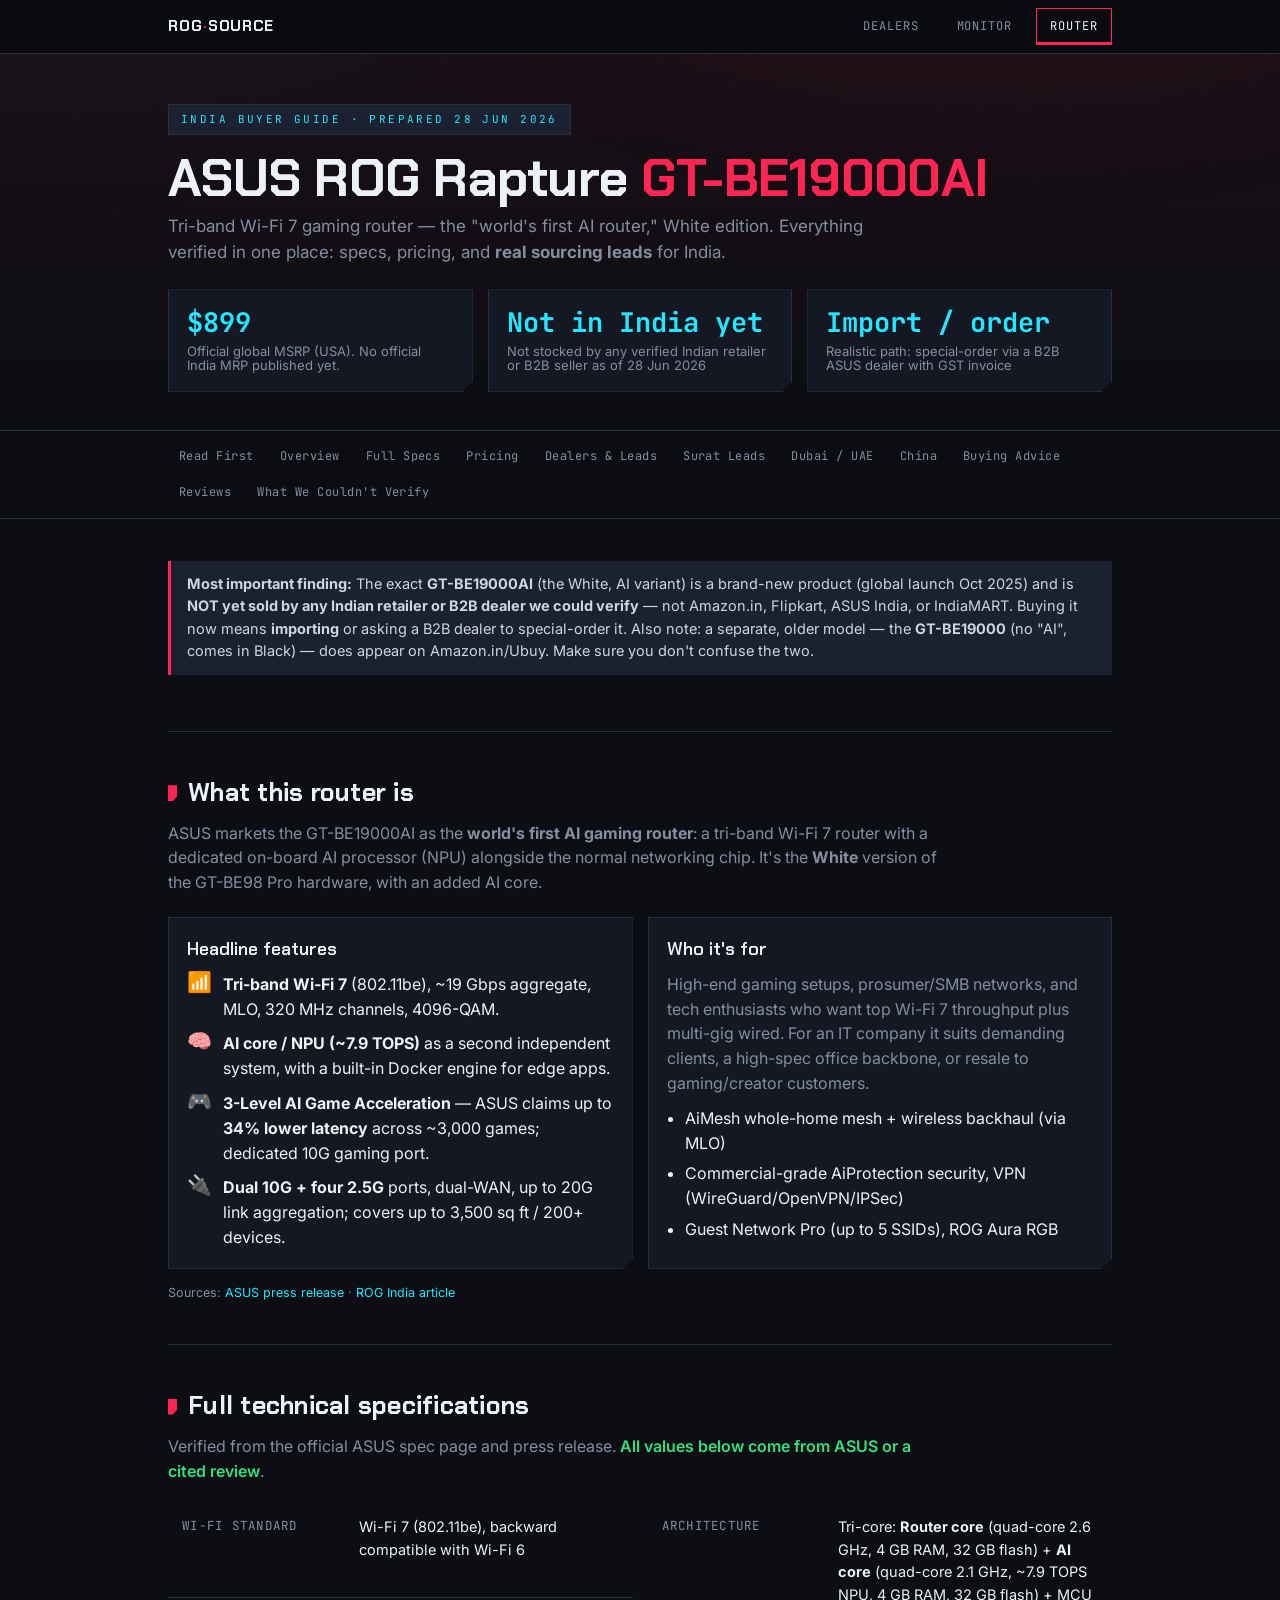
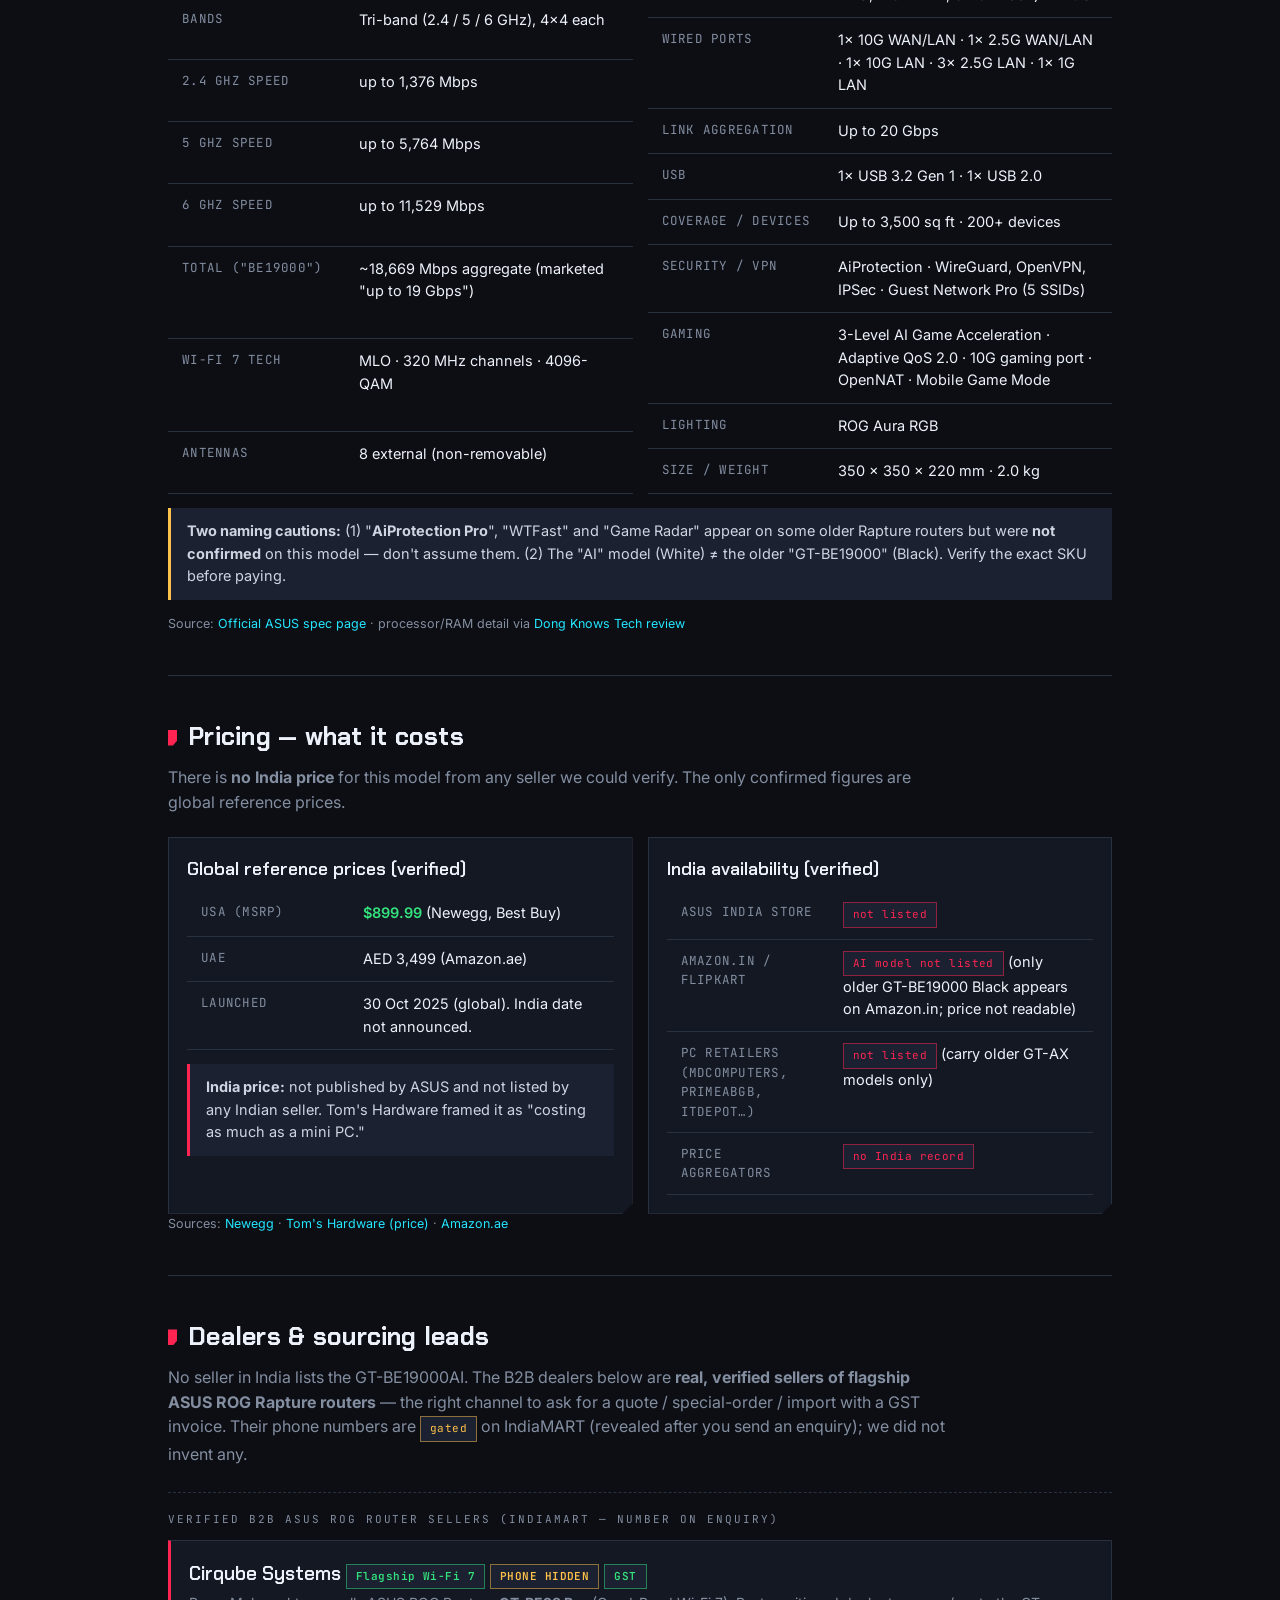
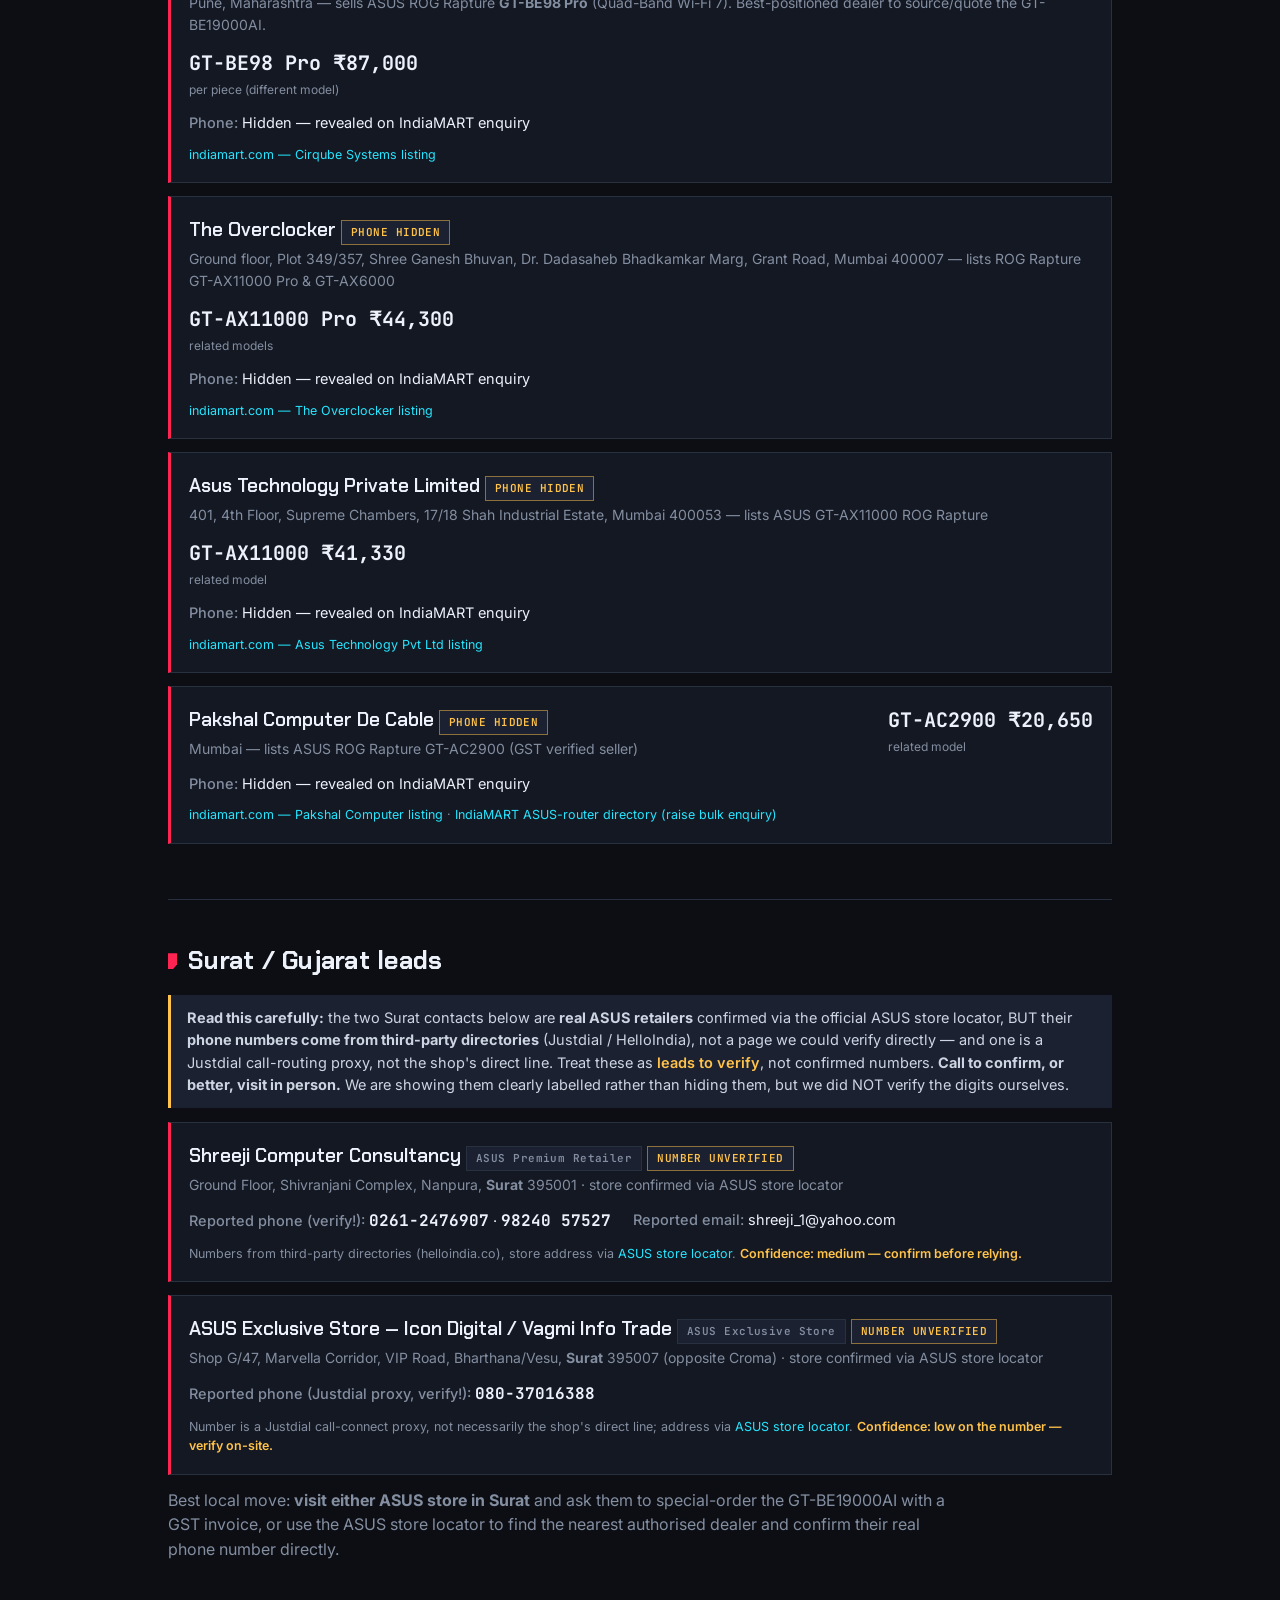
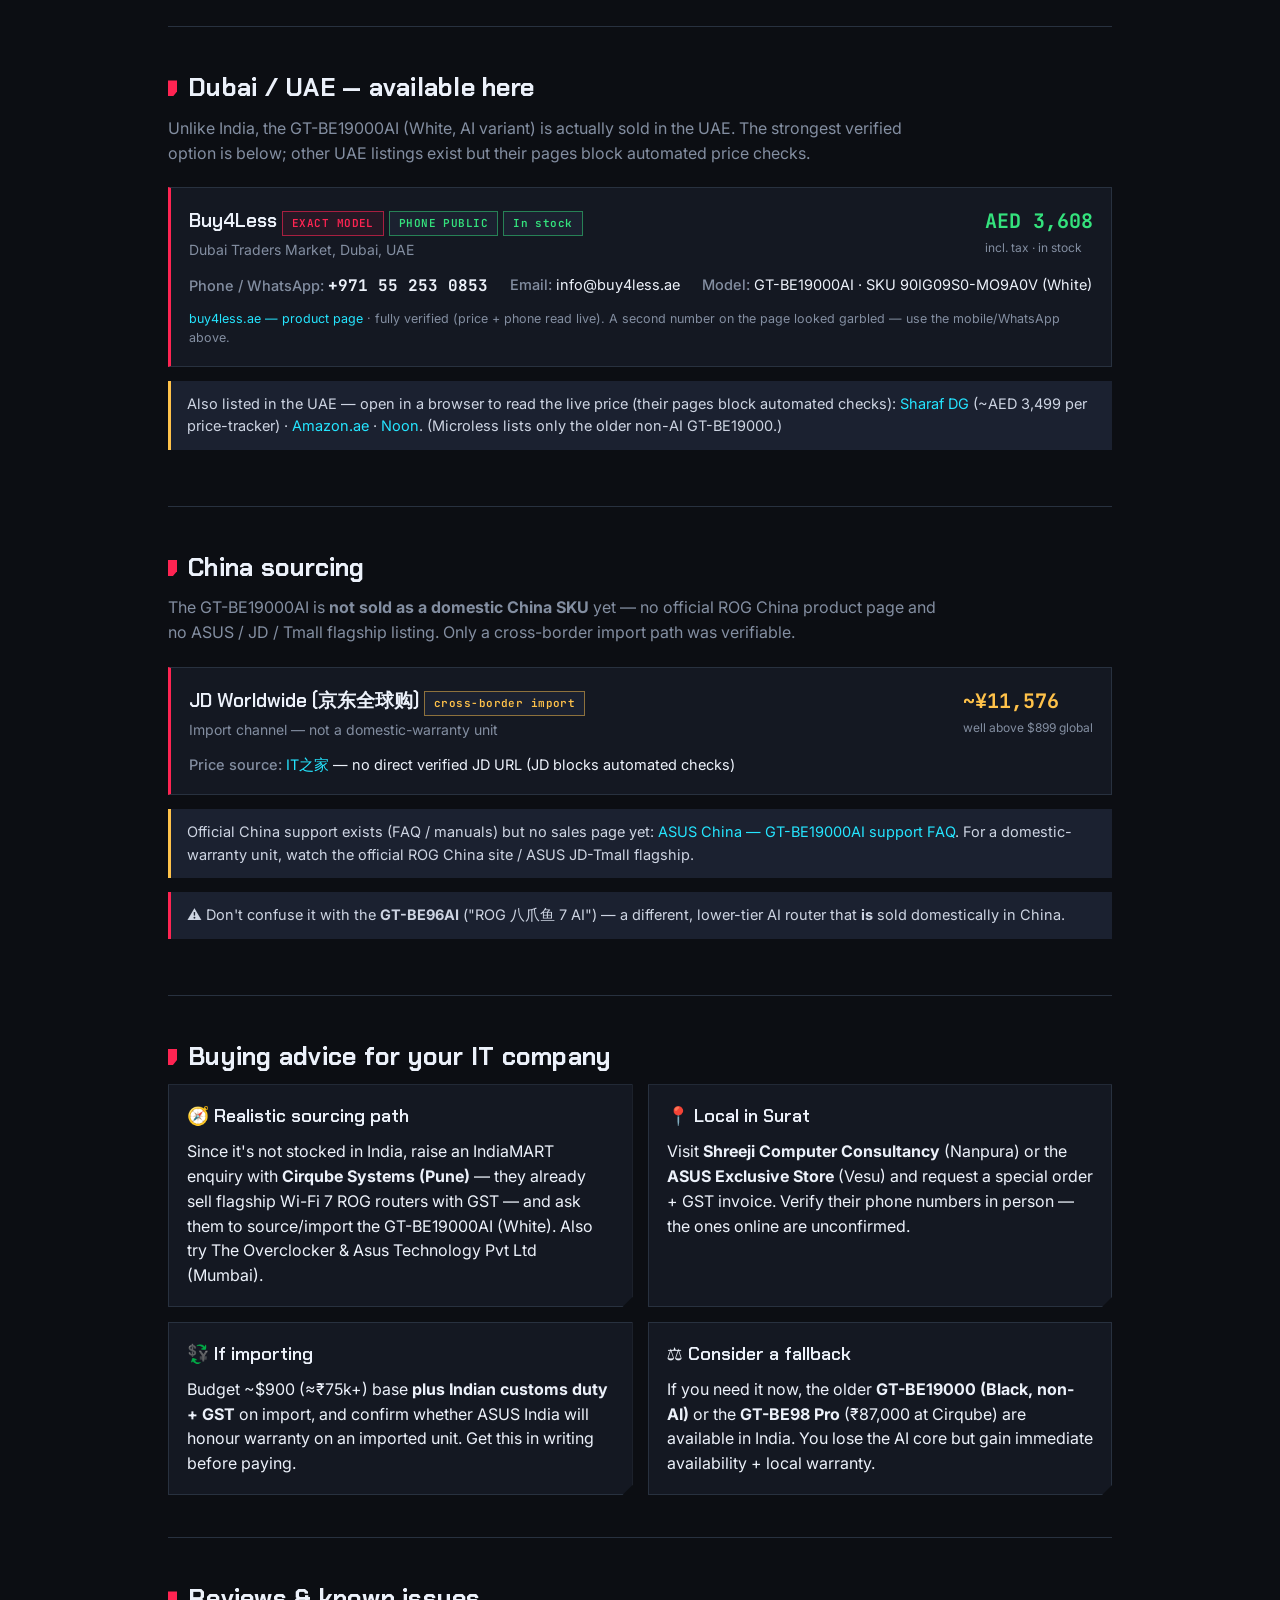
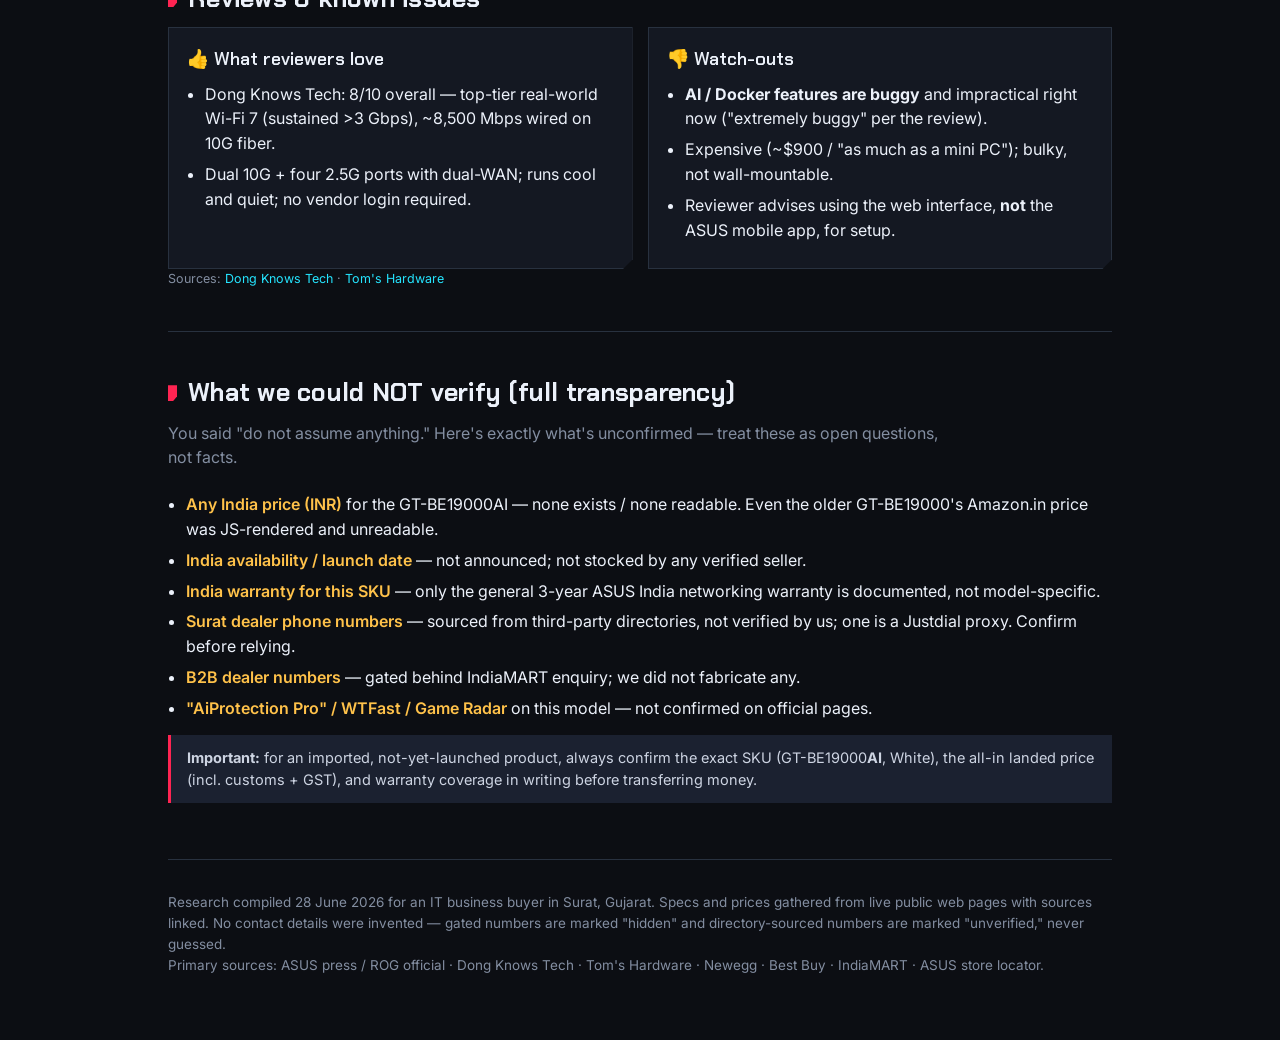
<file: router.html>
<!DOCTYPE html>
<html lang="en">
<head>
<meta charset="UTF-8" />
<meta name="viewport" content="width=device-width, initial-scale=1.0" />
<title>ASUS ROG Rapture GT-BE19000AI — India Buyer Guide & Dealer List</title>
<meta name="description" content="Verified specs, India pricing and real dealer leads for the ASUS ROG Rapture GT-BE19000AI Wi-Fi 7 gaming router. Built for an IT buyer in Surat, Gujarat." />
<link rel="stylesheet" href="styles.css" />
</head>
<body>

<div class="topbar">
  <div class="wrap">
    <span class="brand">ROG<span>·</span>SOURCE</span>
    <a class="tab" href="index.html">Dealers</a>
    <a class="tab" href="monitor.html">Monitor</a>
    <a class="tab active" href="router.html">Router</a>
  </div>
</div>

<header class="hero">
  <div class="wrap">
    <span class="badge">India Buyer Guide · prepared 28 Jun 2026</span>
    <h1>ASUS ROG Rapture <span>GT-BE19000AI</span></h1>
    <p class="sub">Tri-band Wi-Fi 7 gaming router — the "world's first AI router," White edition. Everything verified in one place: specs, pricing, and <strong>real sourcing leads</strong> for India.</p>
    <div class="grid g3" style="margin-top:24px">
      <div class="card"><div class="kpi">$899<small>Official global MSRP (USA). No official India MRP published yet.</small></div></div>
      <div class="card"><div class="kpi">Not in India yet<small>Not stocked by any verified Indian retailer or B2B seller as of 28 Jun 2026</small></div></div>
      <div class="card"><div class="kpi">Import / order<small>Realistic path: special-order via a B2B ASUS dealer with GST invoice</small></div></div>
    </div>
  </div>
</header>

<nav class="sticky">
  <div class="wrap">
    <a href="#alert">Read First</a>
    <a href="#overview">Overview</a>
    <a href="#specs">Full Specs</a>
    <a href="#price">Pricing</a>
    <a href="#dealers">Dealers &amp; Leads</a>
    <a href="#surat">Surat Leads</a>
    <a href="#uae">Dubai / UAE</a>
    <a href="#china">China</a>
    <a href="#advice">Buying Advice</a>
    <a href="#reviews">Reviews</a>
    <a href="#honesty">What We Couldn't Verify</a>
  </div>
</nav>

<main class="wrap">

<!-- ALERT -->
<section id="alert">
  <div class="note bad" style="margin-top:0">
    <strong>Most important finding:</strong> The exact <b>GT-BE19000AI</b> (the White, AI variant) is a brand-new product (global launch Oct 2025) and is <b>NOT yet sold by any Indian retailer or B2B dealer we could verify</b> — not Amazon.in, Flipkart, ASUS India, or IndiaMART. Buying it now means <b>importing</b> or asking a B2B dealer to special-order it. Also note: a separate, older model — the <b>GT-BE19000</b> (no "AI", comes in Black) — does appear on Amazon.in/Ubuy. Make sure you don't confuse the two.
  </div>
</section>

<!-- OVERVIEW -->
<section id="overview">
  <h2><span class="dot"></span>What this router is</h2>
  <p class="lead">ASUS markets the GT-BE19000AI as the <strong>world's first AI gaming router</strong>: a tri-band Wi-Fi 7 router with a dedicated on-board AI processor (NPU) alongside the normal networking chip. It's the <strong>White</strong> version of the GT-BE98 Pro hardware, with an added AI core.</p>
  <div class="grid g2">
    <div class="card">
      <h3>Headline features</h3>
      <div class="feat"><span class="ic">📶</span><div><b>Tri-band Wi-Fi 7</b> (802.11be), ~19 Gbps aggregate, MLO, 320 MHz channels, 4096-QAM.</div></div>
      <div class="feat" style="margin-top:10px"><span class="ic">🧠</span><div><b>AI core / NPU (~7.9 TOPS)</b> as a second independent system, with a built-in Docker engine for edge apps.</div></div>
      <div class="feat" style="margin-top:10px"><span class="ic">🎮</span><div><b>3-Level AI Game Acceleration</b> — ASUS claims up to <b>34% lower latency</b> across ~3,000 games; dedicated 10G gaming port.</div></div>
      <div class="feat" style="margin-top:10px"><span class="ic">🔌</span><div><b>Dual 10G + four 2.5G</b> ports, dual-WAN, up to 20G link aggregation; covers up to 3,500 sq ft / 200+ devices.</div></div>
    </div>
    <div class="card">
      <h3>Who it's for</h3>
      <p class="lead" style="margin-bottom:10px">High-end gaming setups, prosumer/SMB networks, and tech enthusiasts who want top Wi-Fi 7 throughput plus multi-gig wired. For an IT company it suits demanding clients, a high-spec office backbone, or resale to gaming/creator customers.</p>
      <ul class="clean">
        <li>AiMesh whole-home mesh + wireless backhaul (via MLO)</li>
        <li>Commercial-grade AiProtection security, VPN (WireGuard/OpenVPN/IPSec)</li>
        <li>Guest Network Pro (up to 5 SSIDs), ROG Aura RGB</li>
      </ul>
    </div>
  </div>
  <p class="src" style="margin-top:14px">Sources: <a href="https://press.asus.com/news/press-releases/rog-rapture-gt-be19000ai-ai-gaming-router/" target="_blank" rel="noopener">ASUS press release</a> · <a href="https://rog.asus.com/in/articles/networking/meet-the-first-ai-gaming-router-the-rog-rapture-gt-be19000ai/" target="_blank" rel="noopener">ROG India article</a></p>
</section>

<!-- SPECS -->
<section id="specs">
  <h2><span class="dot"></span>Full technical specifications</h2>
  <p class="lead">Verified from the official ASUS spec page and press release. <span class="verified">All values below come from ASUS or a cited review</span>.</p>
  <div class="grid g2">
    <table class="spec">
      <tr><td>Wi-Fi standard</td><td>Wi-Fi 7 (802.11be), backward compatible with Wi-Fi 6</td></tr>
      <tr><td>Bands</td><td>Tri-band (2.4 / 5 / 6 GHz), 4×4 each</td></tr>
      <tr><td>2.4 GHz speed</td><td>up to 1,376 Mbps</td></tr>
      <tr><td>5 GHz speed</td><td>up to 5,764 Mbps</td></tr>
      <tr><td>6 GHz speed</td><td>up to 11,529 Mbps</td></tr>
      <tr><td>Total ("BE19000")</td><td>~18,669 Mbps aggregate (marketed "up to 19 Gbps")</td></tr>
      <tr><td>Wi-Fi 7 tech</td><td>MLO · 320 MHz channels · 4096-QAM</td></tr>
      <tr><td>Antennas</td><td>8 external (non-removable)</td></tr>
    </table>
    <table class="spec">
      <tr><td>Architecture</td><td>Tri-core: <b>Router core</b> (quad-core 2.6 GHz, 4 GB RAM, 32 GB flash) + <b>AI core</b> (quad-core 2.1 GHz, ~7.9 TOPS NPU, 4 GB RAM, 32 GB flash) + MCU</td></tr>
      <tr><td>Wired ports</td><td>1× 10G WAN/LAN · 1× 2.5G WAN/LAN · 1× 10G LAN · 3× 2.5G LAN · 1× 1G LAN</td></tr>
      <tr><td>Link aggregation</td><td>Up to 20 Gbps</td></tr>
      <tr><td>USB</td><td>1× USB 3.2 Gen 1 · 1× USB 2.0</td></tr>
      <tr><td>Coverage / devices</td><td>Up to 3,500 sq ft · 200+ devices</td></tr>
      <tr><td>Security / VPN</td><td>AiProtection · WireGuard, OpenVPN, IPSec · Guest Network Pro (5 SSIDs)</td></tr>
      <tr><td>Gaming</td><td>3-Level AI Game Acceleration · Adaptive QoS 2.0 · 10G gaming port · OpenNAT · Mobile Game Mode</td></tr>
      <tr><td>Lighting</td><td>ROG Aura RGB</td></tr>
      <tr><td>Size / weight</td><td>350 × 350 × 220 mm · 2.0 kg</td></tr>
    </table>
  </div>
  <div class="note"><strong>Two naming cautions:</strong> (1) "<b>AiProtection Pro</b>", "WTFast" and "Game Radar" appear on some older Rapture routers but were <b>not confirmed</b> on this model — don't assume them. (2) The "AI" model (White) ≠ the older "GT-BE19000" (Black). Verify the exact SKU before paying.</div>
  <p class="src">Source: <a href="https://rog.asus.com/us/networking/rog-rapture-gt-be19000ai/spec/" target="_blank" rel="noopener">Official ASUS spec page</a> · processor/RAM detail via <a href="https://dongknows.com/asus-rog-rapture-gt-be19000ai-gaming-router-review/" target="_blank" rel="noopener">Dong Knows Tech review</a></p>
</section>

<!-- PRICING -->
<section id="price">
  <h2><span class="dot"></span>Pricing — what it costs</h2>
  <p class="lead">There is <strong>no India price</strong> for this model from any seller we could verify. The only confirmed figures are global reference prices.</p>
  <div class="grid g2">
    <div class="card">
      <h3>Global reference prices (verified)</h3>
      <table class="spec">
        <tr><td>USA (MSRP)</td><td><b class="verified">$899.99</b> (Newegg, Best Buy)</td></tr>
        <tr><td>UAE</td><td>AED 3,499 (Amazon.ae)</td></tr>
        <tr><td>Launched</td><td>30 Oct 2025 (global). India date not announced.</td></tr>
      </table>
      <div class="note bad" style="margin-bottom:0"><strong>India price:</strong> not published by ASUS and not listed by any Indian seller. Tom's Hardware framed it as "costing as much as a mini PC."</div>
    </div>
    <div class="card">
      <h3>India availability (verified)</h3>
      <table class="spec">
        <tr><td>ASUS India store</td><td><span class="chip no">not listed</span></td></tr>
        <tr><td>Amazon.in / Flipkart</td><td><span class="chip no">AI model not listed</span> (only older GT-BE19000 Black appears on Amazon.in; price not readable)</td></tr>
        <tr><td>PC retailers (MDComputers, PrimeABGB, ITDepot…)</td><td><span class="chip no">not listed</span> (carry older GT-AX models only)</td></tr>
        <tr><td>Price aggregators</td><td><span class="chip no">no India record</span></td></tr>
      </table>
    </div>
  </div>
  <p class="src">Sources: <a href="https://www.newegg.com/asus-rog-rapture-gt-be19000ai/p/N82E16833320628" target="_blank" rel="noopener">Newegg</a> · <a href="https://www.tomshardware.com/networking/routers/asus-first-ever-rog-ai-gaming-router-costs-as-much-as-a-mini-pc-and-has-the-specs-to-match-device-boasts-quad-core-cpu-4gb-of-ram-and-32gb-of-storage-for-usd899" target="_blank" rel="noopener">Tom's Hardware (price)</a> · <a href="https://www.amazon.ae/ASUS-GT-BE19000AI-Tri-Band-802-11be-Security/dp/B0FXFXZT4L" target="_blank" rel="noopener">Amazon.ae</a></p>
</section>

<!-- DEALERS -->
<section id="dealers">
  <h2><span class="dot"></span>Dealers &amp; sourcing leads</h2>
  <p class="lead">No seller in India lists the GT-BE19000AI. The B2B dealers below are <strong>real, verified sellers of flagship ASUS ROG Rapture routers</strong> — the right channel to ask for a quote / special-order / import with a GST invoice. Their phone numbers are <span class="chip warn">gated</span> on IndiaMART (revealed after you send an enquiry); we did not invent any.</p>

  <p class="tag">Verified B2B ASUS ROG router sellers (IndiaMART — number on enquiry)</p>

  <div class="dealer">
    <div class="top">
      <div>
        <h3>Cirqube Systems <span class="chip ok">Flagship Wi-Fi 7</span> <span class="chip warn">PHONE HIDDEN</span> <span class="chip ok">GST</span></h3>
        <p class="meta">Pune, Maharashtra — sells ASUS ROG Rapture <b>GT-BE98 Pro</b> (Quad-Band Wi-Fi 7). Best-positioned dealer to source/quote the GT-BE19000AI.</p>
      </div>
      <div class="price" style="color:var(--muted)">GT-BE98 Pro ₹87,000<small>per piece (different model)</small></div>
    </div>
    <div class="row"><span><b>Phone:</b> Hidden — revealed on IndiaMART enquiry</span></div>
    <p class="src" style="margin-top:10px"><a href="https://www.indiamart.com/proddetail/asus-rog-rapture-gt-be98-pro-wireless-quad-band-multi-gig-gaming-router-2857910238491.html" target="_blank" rel="noopener">indiamart.com — Cirqube Systems listing</a></p>
  </div>

  <div class="dealer">
    <div class="top">
      <div>
        <h3>The Overclocker <span class="chip warn">PHONE HIDDEN</span></h3>
        <p class="meta">Ground floor, Plot 349/357, Shree Ganesh Bhuvan, Dr. Dadasaheb Bhadkamkar Marg, Grant Road, Mumbai 400007 — lists ROG Rapture GT-AX11000 Pro &amp; GT-AX6000</p>
      </div>
      <div class="price" style="color:var(--muted)">GT-AX11000 Pro ₹44,300<small>related models</small></div>
    </div>
    <div class="row"><span><b>Phone:</b> Hidden — revealed on IndiaMART enquiry</span></div>
    <p class="src" style="margin-top:10px"><a href="https://www.indiamart.com/proddetail/asus-rog-rapture-gtax11000-pro-wireless-gaming-router-2854757912973.html" target="_blank" rel="noopener">indiamart.com — The Overclocker listing</a></p>
  </div>

  <div class="dealer">
    <div class="top">
      <div>
        <h3>Asus Technology Private Limited <span class="chip warn">PHONE HIDDEN</span></h3>
        <p class="meta">401, 4th Floor, Supreme Chambers, 17/18 Shah Industrial Estate, Mumbai 400053 — lists ASUS GT-AX11000 ROG Rapture</p>
      </div>
      <div class="price" style="color:var(--muted)">GT-AX11000 ₹41,330<small>related model</small></div>
    </div>
    <div class="row"><span><b>Phone:</b> Hidden — revealed on IndiaMART enquiry</span></div>
    <p class="src" style="margin-top:10px"><a href="https://www.indiamart.com/proddetail/asus-gt-ax11000-rog-rapture-tri-band-wifi-gaming-router-21874301362.html" target="_blank" rel="noopener">indiamart.com — Asus Technology Pvt Ltd listing</a></p>
  </div>

  <div class="dealer">
    <div class="top">
      <div>
        <h3>Pakshal Computer De Cable <span class="chip warn">PHONE HIDDEN</span></h3>
        <p class="meta">Mumbai — lists ASUS ROG Rapture GT-AC2900 (GST verified seller)</p>
      </div>
      <div class="price" style="color:var(--muted)">GT-AC2900 ₹20,650<small>related model</small></div>
    </div>
    <div class="row"><span><b>Phone:</b> Hidden — revealed on IndiaMART enquiry</span></div>
    <p class="src" style="margin-top:10px"><a href="https://www.indiamart.com/proddetail/rog-rapture-gt-ac2900-gaming-router-23366578755.html" target="_blank" rel="noopener">indiamart.com — Pakshal Computer listing</a> · <a href="https://dir.indiamart.com/impcat/asus-router.html?biz=30" target="_blank" rel="noopener">IndiaMART ASUS-router directory (raise bulk enquiry)</a></p>
  </div>
</section>

<!-- SURAT -->
<section id="surat">
  <h2><span class="dot"></span>Surat / Gujarat leads</h2>
  <div class="note"><strong>Read this carefully:</strong> the two Surat contacts below are <b>real ASUS retailers</b> confirmed via the official ASUS store locator, BUT their <b>phone numbers come from third-party directories</b> (Justdial / HelloIndia), not a page we could verify directly — and one is a Justdial call-routing proxy, not the shop's direct line. Treat these as <span class="unverified">leads to verify</span>, not confirmed numbers. <b>Call to confirm, or better, visit in person.</b> We are showing them clearly labelled rather than hiding them, but we did NOT verify the digits ourselves.</div>

  <div class="dealer">
    <div class="top">
      <div>
        <h3>Shreeji Computer Consultancy <span class="chip">ASUS Premium Retailer</span> <span class="chip warn">NUMBER UNVERIFIED</span></h3>
        <p class="meta">Ground Floor, Shivranjani Complex, Nanpura, <b>Surat</b> 395001 · store confirmed via ASUS store locator</p>
      </div>
    </div>
    <div class="row">
      <span><b>Reported phone (verify!):</b> <span class="tel">0261-2476907</span> · <span class="tel">98240 57527</span></span>
      <span><b>Reported email:</b> shreeji_1@yahoo.com</span>
    </div>
    <p class="src" style="margin-top:10px">Numbers from third-party directories (helloindia.co), store address via <a href="https://shopnearme.asus.com/" target="_blank" rel="noopener">ASUS store locator</a>. <span class="unverified">Confidence: medium — confirm before relying.</span></p>
  </div>

  <div class="dealer">
    <div class="top">
      <div>
        <h3>ASUS Exclusive Store — Icon Digital / Vagmi Info Trade <span class="chip">ASUS Exclusive Store</span> <span class="chip warn">NUMBER UNVERIFIED</span></h3>
        <p class="meta">Shop G/47, Marvella Corridor, VIP Road, Bharthana/Vesu, <b>Surat</b> 395007 (opposite Croma) · store confirmed via ASUS store locator</p>
      </div>
    </div>
    <div class="row">
      <span><b>Reported phone (Justdial proxy, verify!):</b> <span class="tel">080-37016388</span></span>
    </div>
    <p class="src" style="margin-top:10px">Number is a Justdial call-connect proxy, not necessarily the shop's direct line; address via <a href="https://shopnearme.asus.com/" target="_blank" rel="noopener">ASUS store locator</a>. <span class="unverified">Confidence: low on the number — verify on-site.</span></p>
  </div>

  <p class="lead">Best local move: <strong>visit either ASUS store in Surat</strong> and ask them to special-order the GT-BE19000AI with a GST invoice, or use the ASUS store locator to find the nearest authorised dealer and confirm their real phone number directly.</p>
</section>

<!-- UAE -->
<section id="uae">
  <h2><span class="dot"></span>Dubai / UAE — available here</h2>
  <p class="lead">Unlike India, the GT-BE19000AI (White, AI variant) is actually sold in the UAE. The strongest verified option is below; other UAE listings exist but their pages block automated price checks.</p>

  <div class="dealer">
    <div class="top">
      <div>
        <h3>Buy4Less <span class="chip star">EXACT MODEL</span> <span class="chip ok">PHONE PUBLIC</span> <span class="chip ok">In stock</span></h3>
        <p class="meta">Dubai Traders Market, Dubai, UAE</p>
      </div>
      <div class="price">AED 3,608<small>incl. tax · in stock</small></div>
    </div>
    <div class="row">
      <span><b>Phone / WhatsApp:</b> <span class="tel">+971 55 253 0853</span></span>
      <span><b>Email:</b> info@buy4less.ae</span>
      <span><b>Model:</b> GT-BE19000AI · SKU 90IG09S0-MO9A0V (White)</span>
    </div>
    <p class="src" style="margin-top:10px"><a href="https://www.buy4less.ae/shop/[base64]" target="_blank" rel="noopener">buy4less.ae — product page</a> · fully verified (price + phone read live). A second number on the page looked garbled — use the mobile/WhatsApp above.</p>
  </div>

  <div class="note">Also listed in the UAE — open in a browser to read the live price (their pages block automated checks): <a href="https://uae.sharafdg.com/product/asus-rog-rapture-90ig09s0-mo9a0v-tri-band-gaming-router-gt-be19000ai/" target="_blank" rel="noopener">Sharaf DG</a> (~AED 3,499 per price-tracker) · <a href="https://www.amazon.ae/ASUS-GT-BE19000AI-Tri-Band-802-11be-Security/dp/B0FXFXZT4L" target="_blank" rel="noopener">Amazon.ae</a> · <a href="https://www.noon.com/uae-en/[base64]/N70281337V/p/" target="_blank" rel="noopener">Noon</a>. (Microless lists only the older non-AI GT-BE19000.)</div>
</section>

<!-- CHINA -->
<section id="china">
  <h2><span class="dot"></span>China sourcing</h2>
  <p class="lead">The GT-BE19000AI is <strong>not sold as a domestic China SKU</strong> yet — no official ROG China product page and no ASUS / JD / Tmall flagship listing. Only a cross-border import path was verifiable.</p>

  <div class="dealer">
    <div class="top">
      <div>
        <h3>JD Worldwide (京东全球购) <span class="chip warn">cross-border import</span></h3>
        <p class="meta">Import channel — not a domestic-warranty unit</p>
      </div>
      <div class="price" style="color:var(--warn)">~¥11,576<small>well above $899 global</small></div>
    </div>
    <div class="row"><span><b>Price source:</b> <a href="https://www.ithome.com/0/893/945.htm" target="_blank" rel="noopener">IT之家</a> — no direct verified JD URL (JD blocks automated checks)</span></div>
  </div>

  <div class="note">Official China support exists (FAQ / manuals) but no sales page yet: <a href="https://www.asus.com.cn/support/faq/1056064/" target="_blank" rel="noopener">ASUS China — GT-BE19000AI support FAQ</a>. For a domestic-warranty unit, watch the official ROG China site / ASUS JD-Tmall flagship.</div>
  <div class="note bad">⚠ Don't confuse it with the <b>GT-BE96AI</b> ("ROG 八爪鱼 7 AI") — a different, lower-tier AI router that <b>is</b> sold domestically in China.</div>
</section>

<!-- ADVICE -->
<section id="advice">
  <h2><span class="dot"></span>Buying advice for your IT company</h2>
  <div class="grid g2">
    <div class="card">
      <h3>🧭 Realistic sourcing path</h3>
      <p>Since it's not stocked in India, raise an IndiaMART enquiry with <b>Cirqube Systems (Pune)</b> — they already sell flagship Wi-Fi 7 ROG routers with GST — and ask them to source/import the GT-BE19000AI (White). Also try The Overclocker &amp; Asus Technology Pvt Ltd (Mumbai).</p>
    </div>
    <div class="card">
      <h3>📍 Local in Surat</h3>
      <p>Visit <b>Shreeji Computer Consultancy</b> (Nanpura) or the <b>ASUS Exclusive Store</b> (Vesu) and request a special order + GST invoice. Verify their phone numbers in person — the ones online are unconfirmed.</p>
    </div>
    <div class="card">
      <h3>💱 If importing</h3>
      <p>Budget ~$900 (≈₹75k+) base <b>plus Indian customs duty + GST</b> on import, and confirm whether ASUS India will honour warranty on an imported unit. Get this in writing before paying.</p>
    </div>
    <div class="card">
      <h3>⚖️ Consider a fallback</h3>
      <p>If you need it now, the older <b>GT-BE19000 (Black, non-AI)</b> or the <b>GT-BE98 Pro</b> (₹87,000 at Cirqube) are available in India. You lose the AI core but gain immediate availability + local warranty.</p>
    </div>
  </div>
</section>

<!-- REVIEWS -->
<section id="reviews">
  <h2><span class="dot"></span>Reviews &amp; known issues</h2>
  <div class="grid g2">
    <div class="card">
      <h3>👍 What reviewers love</h3>
      <ul class="clean">
        <li>Dong Knows Tech: 8/10 overall — top-tier real-world Wi-Fi 7 (sustained &gt;3 Gbps), ~8,500 Mbps wired on 10G fiber.</li>
        <li>Dual 10G + four 2.5G ports with dual-WAN; runs cool and quiet; no vendor login required.</li>
      </ul>
    </div>
    <div class="card">
      <h3>👎 Watch-outs</h3>
      <ul class="clean">
        <li><b>AI / Docker features are buggy</b> and impractical right now ("extremely buggy" per the review).</li>
        <li>Expensive (~$900 / "as much as a mini PC"); bulky, not wall-mountable.</li>
        <li>Reviewer advises using the web interface, <b>not</b> the ASUS mobile app, for setup.</li>
      </ul>
    </div>
  </div>
  <p class="src">Sources: <a href="https://dongknows.com/asus-rog-rapture-gt-be19000ai-gaming-router-review/" target="_blank" rel="noopener">Dong Knows Tech</a> · <a href="https://www.tomshardware.com/networking/routers/asus-rog-rapture-gt-be19000ai-wi-fi-7-gaming-router-review" target="_blank" rel="noopener">Tom's Hardware</a></p>
</section>

<!-- HONESTY -->
<section id="honesty">
  <h2><span class="dot"></span>What we could NOT verify (full transparency)</h2>
  <p class="lead">You said "do not assume anything." Here's exactly what's unconfirmed — treat these as open questions, not facts.</p>
  <ul class="clean">
    <li><span class="unverified">Any India price (INR)</span> for the GT-BE19000AI — none exists / none readable. Even the older GT-BE19000's Amazon.in price was JS-rendered and unreadable.</li>
    <li><span class="unverified">India availability / launch date</span> — not announced; not stocked by any verified seller.</li>
    <li><span class="unverified">India warranty for this SKU</span> — only the general 3-year ASUS India networking warranty is documented, not model-specific.</li>
    <li><span class="unverified">Surat dealer phone numbers</span> — sourced from third-party directories, not verified by us; one is a Justdial proxy. Confirm before relying.</li>
    <li><span class="unverified">B2B dealer numbers</span> — gated behind IndiaMART enquiry; we did not fabricate any.</li>
    <li><span class="unverified">"AiProtection Pro" / WTFast / Game Radar</span> on this model — not confirmed on official pages.</li>
  </ul>
  <div class="note bad"><strong>Important:</strong> for an imported, not-yet-launched product, always confirm the exact SKU (GT-BE19000<b>AI</b>, White), the all-in landed price (incl. customs + GST), and warranty coverage in writing before transferring money.</div>
</section>

</main>

<footer>
  <div class="wrap">
    <p>Research compiled 28 June 2026 for an IT business buyer in Surat, Gujarat. Specs and prices gathered from live public web pages with sources linked. No contact details were invented — gated numbers are marked "hidden" and directory-sourced numbers are marked "unverified," never guessed.</p>
    <p>Primary sources: ASUS press / ROG official · Dong Knows Tech · Tom's Hardware · Newegg · Best Buy · IndiaMART · ASUS store locator.</p>
  </div>
</footer>

</body>
</html>
</file>
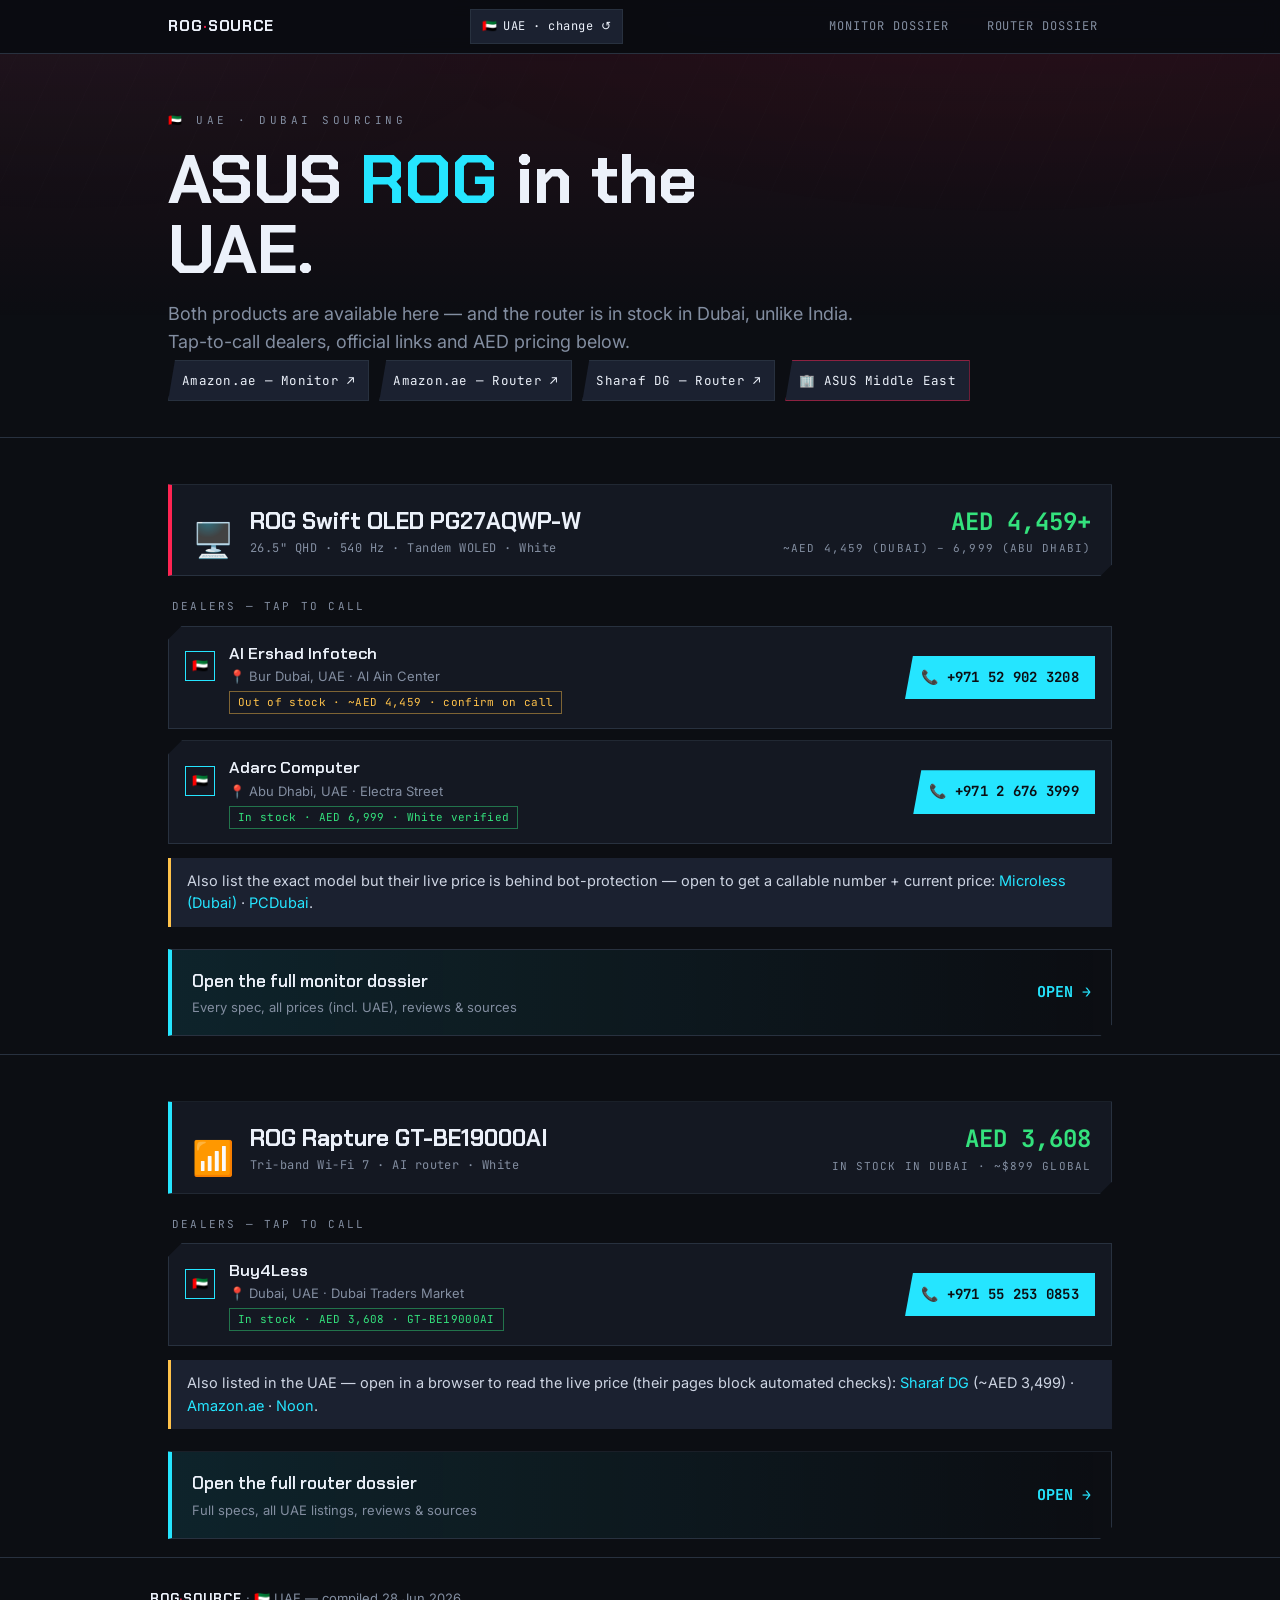
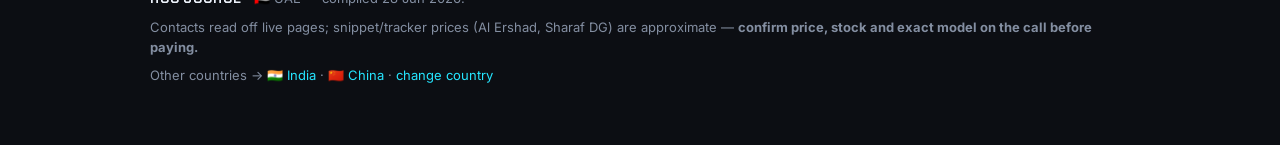
<file: uae.html>
<!DOCTYPE html>
<html lang="en">
<head>
<meta charset="UTF-8" />
<meta name="viewport" content="width=device-width, initial-scale=1.0" />
<title>UAE / Dubai — ASUS ROG Dealers, Official Links & Pricing</title>
<meta name="description" content="ASUS ROG dealers in the UAE / Dubai for the PG27AQWP-W monitor and GT-BE19000AI router — tap-to-call numbers, official purchase links and AED pricing." />
<link rel="stylesheet" href="styles.css" />
</head>
<body>

<div class="topbar">
  <div class="wrap">
    <span class="brand">ROG<span>·</span>SOURCE</span>
    <a class="country" href="index.html"><span class="fl">🇦🇪</span>UAE · change ↺</a>
    <a class="tab" href="monitor.html">Monitor dossier</a>
    <a class="tab" href="router.html">Router dossier</a>
  </div>
</div>

<header class="lp-hero">
  <div class="wrap">
    <span class="eyebrow">🇦🇪 UAE · Dubai sourcing</span>
    <h1>ASUS <span class="slash">ROG</span> in the UAE.</h1>
    <p class="sub">Both products are available here — and the router is in stock in Dubai, unlike India. Tap-to-call dealers, official links and AED pricing below.</p>
    <div class="lp-links">
      <a class="lp-linkbtn" href="https://www.amazon.ae/ASUS-PG27AQWP-W-Resolution-Response-Compatible/dp/B09CDK8DNS" target="_blank" rel="noopener">Amazon.ae — Monitor ↗</a>
      <a class="lp-linkbtn" href="https://www.amazon.ae/ASUS-GT-BE19000AI-Tri-Band-802-11be-Security/dp/B0FXFXZT4L" target="_blank" rel="noopener">Amazon.ae — Router ↗</a>
      <a class="lp-linkbtn" href="https://uae.sharafdg.com/product/asus-rog-rapture-90ig09s0-mo9a0v-tri-band-gaming-router-gt-be19000ai/" target="_blank" rel="noopener">Sharaf DG — Router ↗</a>
      <a class="lp-linkbtn official" href="https://www.asus.com/me-en/" target="_blank" rel="noopener">🏢 ASUS Middle East</a>
    </div>
  </div>
</header>

<main>

  <!-- MONITOR -->
  <section class="lp-prod" id="monitor">
    <div class="wrap">
      <div class="lp-phead">
        <div class="ico">🖥️</div>
        <div class="who">
          <div class="nm">ROG Swift OLED PG27AQWP-W</div>
          <div class="ds">26.5" QHD · 540 Hz · Tandem WOLED · White</div>
        </div>
        <div class="readout">
          <div class="big">AED 4,459+</div>
          <div class="lbl">~AED 4,459 (Dubai) – 6,999 (Abu Dhabi)</div>
        </div>
      </div>

      <div class="lp-listlabel">Dealers — tap to call</div>

      <div class="lp-tag">
        <div class="lp-rank lead">🇦🇪</div>
        <div class="lp-who">
          <div class="n">Al Ershad Infotech</div>
          <div class="l">📍 Bur Dubai, UAE · Al Ain Center</div>
          <span class="s warn">Out of stock · ~AED 4,459 · confirm on call</span>
        </div>
        <a class="lp-call alt" href="tel:+971529023208">📞 +971 52 902 3208</a>
      </div>

      <div class="lp-tag">
        <div class="lp-rank lead">🇦🇪</div>
        <div class="lp-who">
          <div class="n">Adarc Computer</div>
          <div class="l">📍 Abu Dhabi, UAE · Electra Street</div>
          <span class="s ok">In stock · AED 6,999 · White verified</span>
        </div>
        <a class="lp-call alt" href="tel:+97126763999">📞 +971 2 676 3999</a>
      </div>

      <div class="note">Also list the exact model but their live price is behind bot-protection — open to get a callable number + current price: <a href="https://uae.microless.com/product/asus-rog-swift-oled-pg27aqwp-w-gaming-monitor-27-woled-display-dualqhd-resolution-540hz-refresh-rate-0-02ns-gtg-response-time-freesync-premium-pro-g-sync-compatible-90lm0cf2-b01971/" target="_blank" rel="noopener">Microless (Dubai)</a> · <a href="https://pcdubai.com/product/asus-rog-swift-oled-pg27aqwp-w-27-540hz-0-02ms-woled-gaming-monitor-black/" target="_blank" rel="noopener">PCDubai</a>.</div>

      <a class="lp-dossier" href="monitor.html">
        <div class="t">Open the full monitor dossier
          <small>Every spec, all prices (incl. UAE), reviews &amp; sources</small></div>
        <div class="go">OPEN →</div>
      </a>
    </div>
  </section>

  <!-- ROUTER -->
  <section class="lp-prod" id="router">
    <div class="wrap">
      <div class="lp-phead router">
        <div class="ico">📶</div>
        <div class="who">
          <div class="nm">ROG Rapture GT-BE19000AI</div>
          <div class="ds">Tri-band Wi-Fi 7 · AI router · White</div>
        </div>
        <div class="readout">
          <div class="big">AED 3,608</div>
          <div class="lbl">in stock in Dubai · ~$899 global</div>
        </div>
      </div>

      <div class="lp-listlabel">Dealers — tap to call</div>

      <div class="lp-tag">
        <div class="lp-rank lead">🇦🇪</div>
        <div class="lp-who">
          <div class="n">Buy4Less</div>
          <div class="l">📍 Dubai, UAE · Dubai Traders Market</div>
          <span class="s ok">In stock · AED 3,608 · GT-BE19000AI</span>
        </div>
        <a class="lp-call alt" href="tel:+971552530853">📞 +971 55 253 0853</a>
      </div>

      <div class="note">Also listed in the UAE — open in a browser to read the live price (their pages block automated checks): <a href="https://uae.sharafdg.com/product/asus-rog-rapture-90ig09s0-mo9a0v-tri-band-gaming-router-gt-be19000ai/" target="_blank" rel="noopener">Sharaf DG</a> (~AED 3,499) · <a href="https://www.amazon.ae/ASUS-GT-BE19000AI-Tri-Band-802-11be-Security/dp/B0FXFXZT4L" target="_blank" rel="noopener">Amazon.ae</a> · <a href="https://www.noon.com/uae-en/[base64]/N70281337V/p/" target="_blank" rel="noopener">Noon</a>.</div>

      <a class="lp-dossier" href="router.html">
        <div class="t">Open the full router dossier
          <small>Full specs, all UAE listings, reviews &amp; sources</small></div>
        <div class="go">OPEN →</div>
      </a>
    </div>
  </section>

  <div class="wrap lp-foot">
    <p><span class="mark">ROG<span>·</span>SOURCE</span> · 🇦🇪 UAE — compiled 28 Jun 2026.</p>
    <p style="margin-top:8px">Contacts read off live pages; snippet/tracker prices (Al Ershad, Sharaf DG) are approximate — <strong>confirm price, stock and exact model on the call before paying.</strong></p>
    <p style="margin-top:8px">Other countries → <a href="india.html">🇮🇳 India</a> · <a href="china.html">🇨🇳 China</a> · <a href="index.html">change country</a></p>
  </div>

</main>
</body>
</html>
</file>
<file: styles.css>
@import url('https://fonts.googleapis.com/css2?family=Chakra+Petch:wght@500;600;700&family=Inter:wght@400;500;600&family=JetBrains+Mono:wght@500;700&display=swap');

:root{
  --ink:#0C0E13; --carbon:#141822; --steel:#1B2130; --edge:#28313F;
  --paper:#ECF1FA; --mute:#838EA1;
  --signal:#FF2452; --volt:#25E5FF; --ok:#34E27D; --warn:#FFC24A;
  --disp:"Chakra Petch","Segoe UI",system-ui,sans-serif;
  --body:"Inter","Segoe UI",system-ui,sans-serif;
  --mono:"JetBrains Mono",ui-monospace,"Courier New",monospace;
  --cut:10px; /* angular corner cut */
}
*{box-sizing:border-box;margin:0;padding:0}
html{scroll-behavior:smooth}
body{font-family:var(--body);background:var(--ink);color:var(--paper);line-height:1.55;
  -webkit-font-smoothing:antialiased;overflow-x:hidden}
a{color:var(--volt);text-decoration:none}
a:hover{text-decoration:underline}
.wrap{max-width:980px;margin:0 auto;padding:0 18px}

/* faint diagonal grid backdrop */
body::before{content:"";position:fixed;inset:0;pointer-events:none;z-index:0;opacity:.5;
  background:
    repeating-linear-gradient(115deg,transparent 0 38px,rgba(255,255,255,.012) 38px 39px),
    radial-gradient(1100px 500px at 78% -8%,rgba(255,36,82,.10),transparent 60%),
    radial-gradient(900px 460px at 5% -5%,rgba(37,229,255,.07),transparent 60%)}
.topbar,header,nav,main,footer{position:relative;z-index:1}

/* ---------- shared eyebrow / labels ---------- */
.eyebrow{font-family:var(--mono);font-size:11px;letter-spacing:.32em;text-transform:uppercase;color:var(--mute)}

/* ---------- top bar ---------- */
.topbar{background:rgba(10,12,17,.9);backdrop-filter:blur(9px);border-bottom:1px solid var(--edge);
  position:sticky;top:0;z-index:60}
.topbar .wrap{display:flex;align-items:center;gap:10px;flex-wrap:wrap;min-height:52px;padding:8px 18px}
.topbar .brand{font-family:var(--disp);font-weight:700;letter-spacing:.06em;margin-right:auto;font-size:15px}
.topbar .brand span{color:var(--signal)}
.topbar a.tab{font-family:var(--mono);font-size:12px;letter-spacing:.08em;text-transform:uppercase;
  color:var(--mute);padding:8px 13px;border:1px solid transparent}
.topbar a.tab:hover{color:var(--paper);border-color:var(--edge);text-decoration:none;background:var(--steel)}
.topbar a.tab.active{color:var(--paper);border-color:var(--signal);
  box-shadow:inset 0 -2px 0 var(--signal)}

/* ---------- detail-page hero ---------- */
header.hero,.hero{border-bottom:1px solid var(--edge);padding:50px 20px 38px;
  background:linear-gradient(180deg,rgba(255,36,82,.06),transparent)}
.badge{display:inline-block;font-family:var(--mono);font-size:11px;letter-spacing:.22em;text-transform:uppercase;
  color:var(--volt);border:1px solid var(--edge);padding:6px 12px;background:var(--steel)}
h1{font-family:var(--disp);font-weight:700;font-size:clamp(30px,6vw,52px);line-height:1.04;
  letter-spacing:-.01em;margin:16px 0 8px}
h1 span{color:var(--signal)}
.sub{color:var(--mute);font-size:17px;max-width:720px}

/* ---------- in-page sticky sub-nav ---------- */
nav.sticky{position:sticky;top:52px;z-index:50;background:rgba(12,14,19,.92);
  backdrop-filter:blur(8px);border-bottom:1px solid var(--edge)}
nav.sticky .wrap{display:flex;gap:4px;flex-wrap:wrap;padding:9px 18px}
nav.sticky a{font-family:var(--mono);font-size:12px;letter-spacing:.04em;color:var(--mute);padding:7px 11px}
nav.sticky a:hover{background:var(--steel);color:var(--paper);text-decoration:none}

/* ---------- sections / headings ---------- */
section{padding:42px 0;border-bottom:1px solid var(--edge)}
h2{font-family:var(--disp);font-weight:700;font-size:25px;letter-spacing:.01em;
  margin:0 0 8px;display:flex;align-items:center;gap:11px}
h2 .dot{width:9px;height:16px;background:var(--signal);
  clip-path:polygon(0 0,100% 0,100% 70%,55% 100%,0 100%)}
.lead{color:var(--mute);margin:0 0 22px;max-width:780px}

/* ---------- grids / cards ---------- */
.grid{display:grid;gap:15px}
.g2{grid-template-columns:repeat(2,1fr)}
.g3{grid-template-columns:repeat(3,1fr)}
@media(max-width:760px){.g2,.g3{grid-template-columns:1fr}}
.card{background:var(--carbon);border:1px solid var(--edge);padding:18px;
  clip-path:polygon(0 0,100% 0,100% calc(100% - var(--cut)),calc(100% - var(--cut)) 100%,0 100%)}
.card h3{font-family:var(--disp);font-weight:600;font-size:18px;margin:0 0 8px}
.kpi{font-family:var(--mono);font-weight:700;font-size:27px;color:var(--volt);line-height:1.1}
.kpi small{display:block;font-family:var(--body);font-size:13px;color:var(--mute);font-weight:400;margin-top:6px}

/* ---------- spec tables ---------- */
table{width:100%;border-collapse:collapse;font-size:14.5px}
table.spec td{padding:11px 14px;border-bottom:1px solid var(--edge);vertical-align:top}
table.spec tr td:first-child{color:var(--mute);width:38%;font-family:var(--mono);font-size:12.5px;
  letter-spacing:.02em;text-transform:uppercase}

/* ---------- dealer blocks (detail pages) ---------- */
.dealer{background:var(--carbon);border:1px solid var(--edge);border-left:3px solid var(--signal);
  padding:18px;margin-bottom:13px}
.dealer .top{display:flex;justify-content:space-between;gap:12px;flex-wrap:wrap;align-items:flex-start}
.dealer h3{font-family:var(--disp);font-weight:600;margin:0;font-size:19px}
.dealer .meta{color:var(--mute);font-size:14px;margin:3px 0 0}
.price{font-family:var(--mono);font-size:20px;font-weight:700;color:var(--ok);white-space:nowrap}
.price small{display:block;font-family:var(--body);font-size:12px;color:var(--mute);font-weight:400;margin-top:2px}
.row{display:flex;flex-wrap:wrap;gap:9px 22px;margin-top:13px;font-size:14.5px}
.row b{color:var(--mute);font-weight:500}
.tel{font-family:var(--mono);font-weight:700;color:var(--paper);font-size:16px}

/* ---------- chips / pills ---------- */
.chip{display:inline-block;font-family:var(--mono);font-size:11px;letter-spacing:.04em;
  padding:3px 9px;border:1px solid var(--edge);color:var(--mute);background:var(--steel)}
.chip.ok{color:var(--ok);border-color:rgba(52,226,125,.5)}
.chip.no{color:var(--signal);border-color:rgba(255,36,82,.5)}
.chip.warn{color:var(--warn);border-color:rgba(255,194,74,.5)}
.chip.star{color:var(--signal);border-color:rgba(255,36,82,.6);background:rgba(255,36,82,.08)}

/* ---------- notes ---------- */
.note{background:var(--steel);border-left:3px solid var(--warn);padding:12px 16px;margin:14px 0;font-size:14.5px;color:#cdd4e2}
.note.good{border-left-color:var(--ok)}
.note.bad{border-left-color:var(--signal)}

/* ---------- misc detail-page bits ---------- */
ul.clean{margin:8px 0;padding-left:18px}
ul.clean li{margin:6px 0}
.src{font-size:12.5px;color:var(--mute)}
.feat{display:flex;gap:11px;align-items:flex-start}
.feat .ic{font-size:20px;line-height:1}
.tag{font-family:var(--mono);font-size:11px;color:var(--mute);text-transform:uppercase;letter-spacing:.18em;
  margin:26px 0 12px;border-top:1px dashed var(--edge);padding-top:18px}
.pill-legend{display:flex;gap:14px;flex-wrap:wrap;font-size:12.5px;color:var(--mute);margin-bottom:16px}
.verified{color:var(--ok);font-weight:600}
.unverified{color:var(--warn);font-weight:600}
.big-num{font-family:var(--mono);font-weight:700;color:var(--signal)}
footer{padding:32px 0 64px;color:var(--mute);font-size:13.5px}

/* ===================================================================
   LANDING PAGE (lp-) — the simple, graphic front door
   =================================================================== */
.lp-hero{padding:58px 0 30px;border-bottom:1px solid var(--edge);
  background:linear-gradient(180deg,rgba(255,36,82,.08),transparent 70%)}
.lp-hero .eyebrow{display:block;margin-bottom:16px}
.lp-hero h1{font-size:clamp(34px,8vw,68px);max-width:14ch}
.lp-hero h1 .slash{color:var(--volt)}
.lp-hero .sub{margin-top:14px;font-size:18px}

/* product entry tiles in hero */
.lp-entry{display:grid;grid-template-columns:1fr 1fr;gap:14px;margin-top:30px}
@media(max-width:680px){.lp-entry{grid-template-columns:1fr}}
.lp-tile{display:block;background:var(--carbon);border:1px solid var(--edge);padding:20px;
  clip-path:polygon(0 0,100% 0,100% calc(100% - 14px),calc(100% - 14px) 100%,0 100%);
  transition:border-color .18s,transform .18s}
.lp-tile:hover{border-color:var(--signal);transform:translateY(-3px);text-decoration:none}
.lp-tile .ico{font-size:32px}
.lp-tile .nm{font-family:var(--disp);font-weight:700;font-size:20px;margin:8px 0 2px}
.lp-tile .ds{color:var(--mute);font-size:13.5px}
.lp-tile .dat{font-family:var(--mono);font-weight:700;font-size:18px;margin-top:14px;color:var(--ok)}
.lp-tile .dat.warn{color:var(--warn);font-size:15px}
.lp-tile .jump{font-family:var(--mono);font-size:12px;color:var(--volt);margin-top:12px;letter-spacing:.06em}

/* product section on landing */
.lp-prod{padding:46px 0 12px;border-bottom:1px solid var(--edge)}
.lp-phead{display:flex;align-items:flex-end;gap:16px;flex-wrap:wrap;
  background:var(--carbon);border:1px solid var(--edge);border-left:4px solid var(--signal);
  padding:18px 20px;clip-path:polygon(0 0,100% 0,100% calc(100% - 12px),calc(100% - 12px) 100%,0 100%)}
.lp-phead.router{border-left-color:var(--volt)}
.lp-phead .ico{font-size:34px;line-height:1}
.lp-phead .who{flex:1 1 240px}
.lp-phead .who .nm{font-family:var(--disp);font-weight:700;font-size:23px;line-height:1.1}
.lp-phead .who .ds{font-family:var(--mono);font-size:12px;letter-spacing:.04em;color:var(--mute);margin-top:5px}
.lp-phead .readout{text-align:right;font-family:var(--mono)}
.lp-phead .readout .big{font-size:24px;font-weight:700;color:var(--ok)}
.lp-phead .readout .big.warn{font-size:17px;color:var(--warn)}
.lp-phead .readout .lbl{font-size:11px;color:var(--mute);letter-spacing:.1em;text-transform:uppercase}

.lp-listlabel{font-family:var(--mono);font-size:11px;letter-spacing:.2em;text-transform:uppercase;
  color:var(--mute);margin:22px 4px 10px}

/* contact tag — the signature element */
.lp-tag{display:flex;align-items:center;gap:14px;background:var(--carbon);border:1px solid var(--edge);
  padding:14px 16px;margin-bottom:11px;
  clip-path:polygon(14px 0,100% 0,100% 100%,0 100%,0 14px)} /* notch top-left */
.lp-tag:hover{border-color:#3a4658}
.lp-rank{font-family:var(--mono);font-weight:700;font-size:13px;color:var(--ink);
  background:var(--ok);min-width:30px;height:30px;display:flex;align-items:center;justify-content:center;flex:0 0 auto}
.lp-rank.r2{background:var(--volt)} .lp-rank.r3{background:#6b7689;color:var(--paper)}
.lp-rank.lead{background:transparent;color:var(--volt);border:1px solid var(--volt)}
.lp-who{flex:1 1 auto;min-width:0}
.lp-who .n{font-family:var(--disp);font-weight:600;font-size:16.5px}
.lp-who .l{font-size:13px;color:var(--mute)}
.lp-who .s{display:inline-block;font-family:var(--mono);font-size:11px;letter-spacing:.03em;margin-top:5px;
  padding:2px 8px;border:1px solid var(--edge);color:var(--mute)}
.lp-who .s.ok{color:var(--ok);border-color:rgba(52,226,125,.45)}
.lp-who .s.warn{color:var(--warn);border-color:rgba(255,194,74,.45)}
.lp-who .s.blue{color:var(--volt);border-color:rgba(37,229,255,.45)}

/* CALL button — primary action, angular */
a.lp-call{flex:0 0 auto;display:inline-flex;align-items:center;gap:8px;font-family:var(--mono);font-weight:700;
  font-size:14px;letter-spacing:.02em;padding:11px 16px;background:var(--signal);color:#fff;
  clip-path:polygon(8px 0,100% 0,100% 100%,0 100%,0 100%);transition:filter .15s,transform .15s}
a.lp-call:hover{filter:brightness(1.12);text-decoration:none;transform:translateX(2px)}
a.lp-call.alt{background:var(--volt);color:var(--ink)}
a.lp-call.ghost{background:transparent;color:var(--volt);border:1px solid var(--volt)}

/* field notes (collected info, revealed on scroll) */
.lp-notes{margin-top:24px;background:var(--steel);border:1px solid var(--edge);padding:18px 20px;
  clip-path:polygon(0 0,100% 0,100% calc(100% - 12px),calc(100% - 12px) 100%,0 100%)}
.lp-notes .nh{font-family:var(--mono);font-size:11px;letter-spacing:.2em;text-transform:uppercase;color:var(--volt);margin-bottom:12px}
.lp-notes dl{display:grid;grid-template-columns:auto 1fr;gap:8px 16px;font-size:14px}
.lp-notes dt{font-family:var(--mono);font-size:12px;color:var(--mute);text-transform:uppercase;letter-spacing:.03em}
.lp-notes dd{color:var(--paper)}
.lp-notes .warnline{margin-top:12px;font-size:13px;color:var(--warn);font-family:var(--mono)}

/* full-dossier link bar — go to new space for more info */
.lp-dossier{display:flex;align-items:center;justify-content:space-between;gap:14px;flex-wrap:wrap;
  margin:22px 0 6px;padding:18px 20px;background:linear-gradient(90deg,rgba(37,229,255,.10),transparent);
  border:1px solid var(--edge);border-left:4px solid var(--volt);
  clip-path:polygon(0 0,100% 0,100% calc(100% - 12px),calc(100% - 12px) 100%,0 100%);
  transition:border-color .15s}
.lp-dossier:hover{border-left-color:var(--signal);text-decoration:none}
.lp-dossier .t{font-family:var(--disp);font-weight:600;font-size:17px;color:var(--paper)}
.lp-dossier .t small{display:block;font-family:var(--body);font-weight:400;font-size:13px;color:var(--mute);margin-top:3px}
.lp-dossier .go{font-family:var(--mono);font-weight:700;font-size:15px;color:var(--volt);white-space:nowrap}

.lp-foot{padding:30px 0 60px;color:var(--mute);font-size:13px}
.lp-foot .mark{font-family:var(--disp);font-weight:700;letter-spacing:.06em;color:var(--paper)}
.lp-foot .mark span{color:var(--signal)}

@media(max-width:680px){
  .lp-phead{align-items:flex-start}
  .lp-phead .who{flex:1 1 100%}
  .lp-phead .ds{white-space:normal;overflow-wrap:anywhere}
  .lp-phead .readout{text-align:left}
  .lp-tag{flex-wrap:wrap}
  a.lp-call{width:100%;justify-content:center}
  .lp-notes dl{grid-template-columns:1fr}
}
/* ===================================================================
   COUNTRY PICKER (cp-) — the gate shown on first open
   =================================================================== */
.cp-hero{padding:70px 0 26px;text-align:center}
.cp-hero .eyebrow{display:block;margin-bottom:16px}
.cp-hero h1{font-size:clamp(32px,6.5vw,58px);max-width:16ch;margin-inline:auto}
.cp-hero h1 .slash{color:var(--volt)}
.cp-hero .sub{margin:16px auto 0}
.cp-grid{display:grid;grid-template-columns:repeat(3,1fr);gap:16px;margin:38px 0 10px}
@media(max-width:760px){.cp-grid{grid-template-columns:1fr}}
.cp-card{display:block;background:var(--carbon);border:1px solid var(--edge);border-top:3px solid var(--signal);
  padding:26px 22px;text-align:left;transition:border-color .18s,transform .18s;
  clip-path:polygon(0 0,100% 0,100% calc(100% - 14px),calc(100% - 14px) 100%,0 100%)}
.cp-card.uae{border-top-color:var(--ok)} .cp-card.china{border-top-color:var(--volt)}
.cp-card:hover{transform:translateY(-4px);text-decoration:none;border-color:var(--signal)}
.cp-card.uae:hover{border-color:var(--ok)} .cp-card.china:hover{border-color:var(--volt)}
.cp-card .flag{font-size:48px;line-height:1}
.cp-card .cname{font-family:var(--disp);font-weight:700;font-size:24px;margin:12px 0 4px;color:var(--paper)}
.cp-card .ctag{font-family:var(--mono);font-size:11px;letter-spacing:.12em;text-transform:uppercase;color:var(--mute)}
.cp-card .csub{color:var(--mute);font-size:13.5px;margin-top:12px;min-height:60px}
.cp-card .enter{font-family:var(--mono);font-weight:700;font-size:14px;color:var(--volt);margin-top:14px;letter-spacing:.04em}
.cp-foot{padding:18px 0 60px;color:var(--mute);font-size:13px}

/* official business links block */
.lp-links{display:flex;flex-wrap:wrap;gap:10px;margin:4px 0 6px}
a.lp-linkbtn{display:inline-flex;align-items:center;gap:8px;font-family:var(--mono);font-size:12.5px;
  color:var(--paper);border:1px solid var(--edge);background:var(--steel);padding:10px 13px;letter-spacing:.02em;
  clip-path:polygon(7px 0,100% 0,100% 100%,0 100%,0 100%);transition:border-color .15s,color .15s}
a.lp-linkbtn:hover{border-color:var(--volt);color:var(--volt);text-decoration:none}
a.lp-linkbtn.official{border-color:rgba(255,36,82,.5)}
a.lp-linkbtn.official:hover{border-color:var(--signal);color:var(--signal)}

/* topbar change-country control */
.topbar .country{font-family:var(--mono);font-size:12px;letter-spacing:.04em;color:var(--paper);
  border:1px solid var(--edge);background:var(--steel);padding:7px 11px;margin-right:auto;margin-left:4px}
.topbar .country:hover{border-color:var(--volt);color:var(--volt);text-decoration:none}
.topbar .country .fl{margin-right:6px}

@media(prefers-reduced-motion:reduce){
  *{transition:none!important;scroll-behavior:auto!important}
}
</file>
